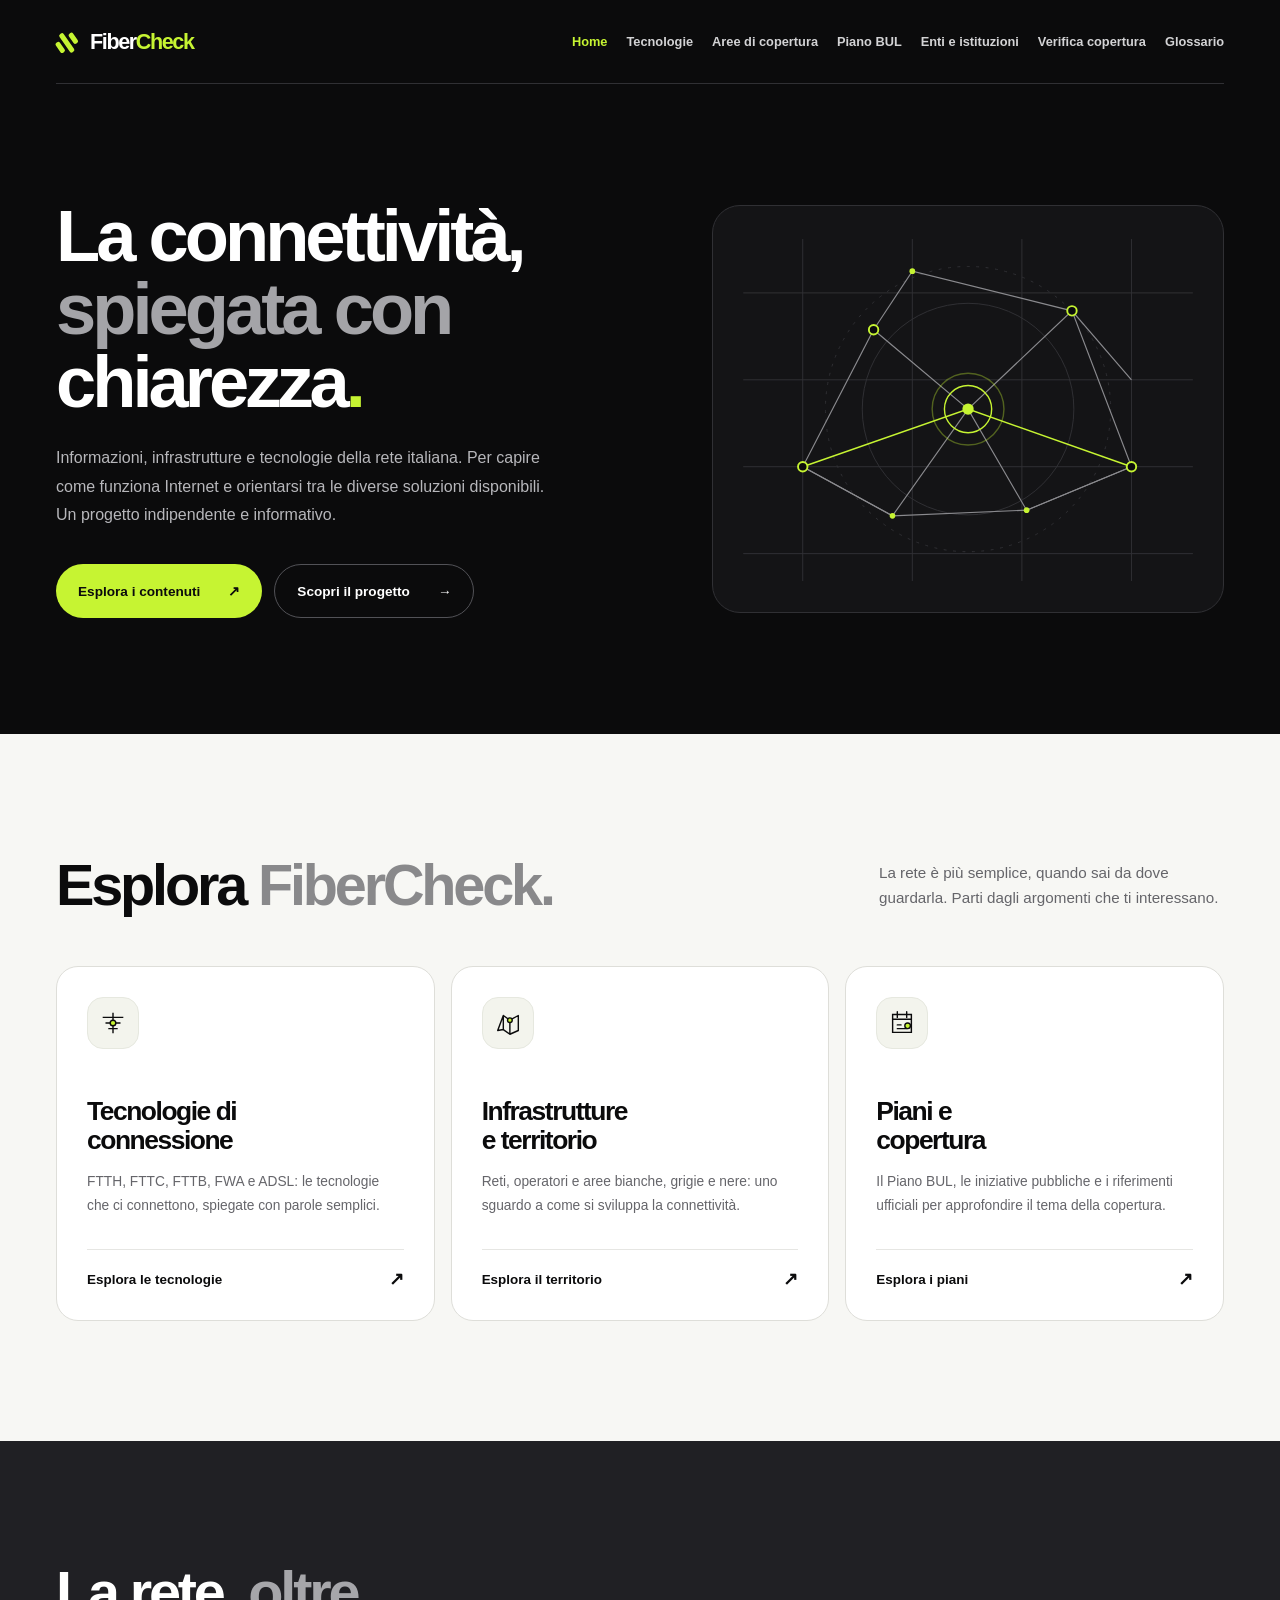
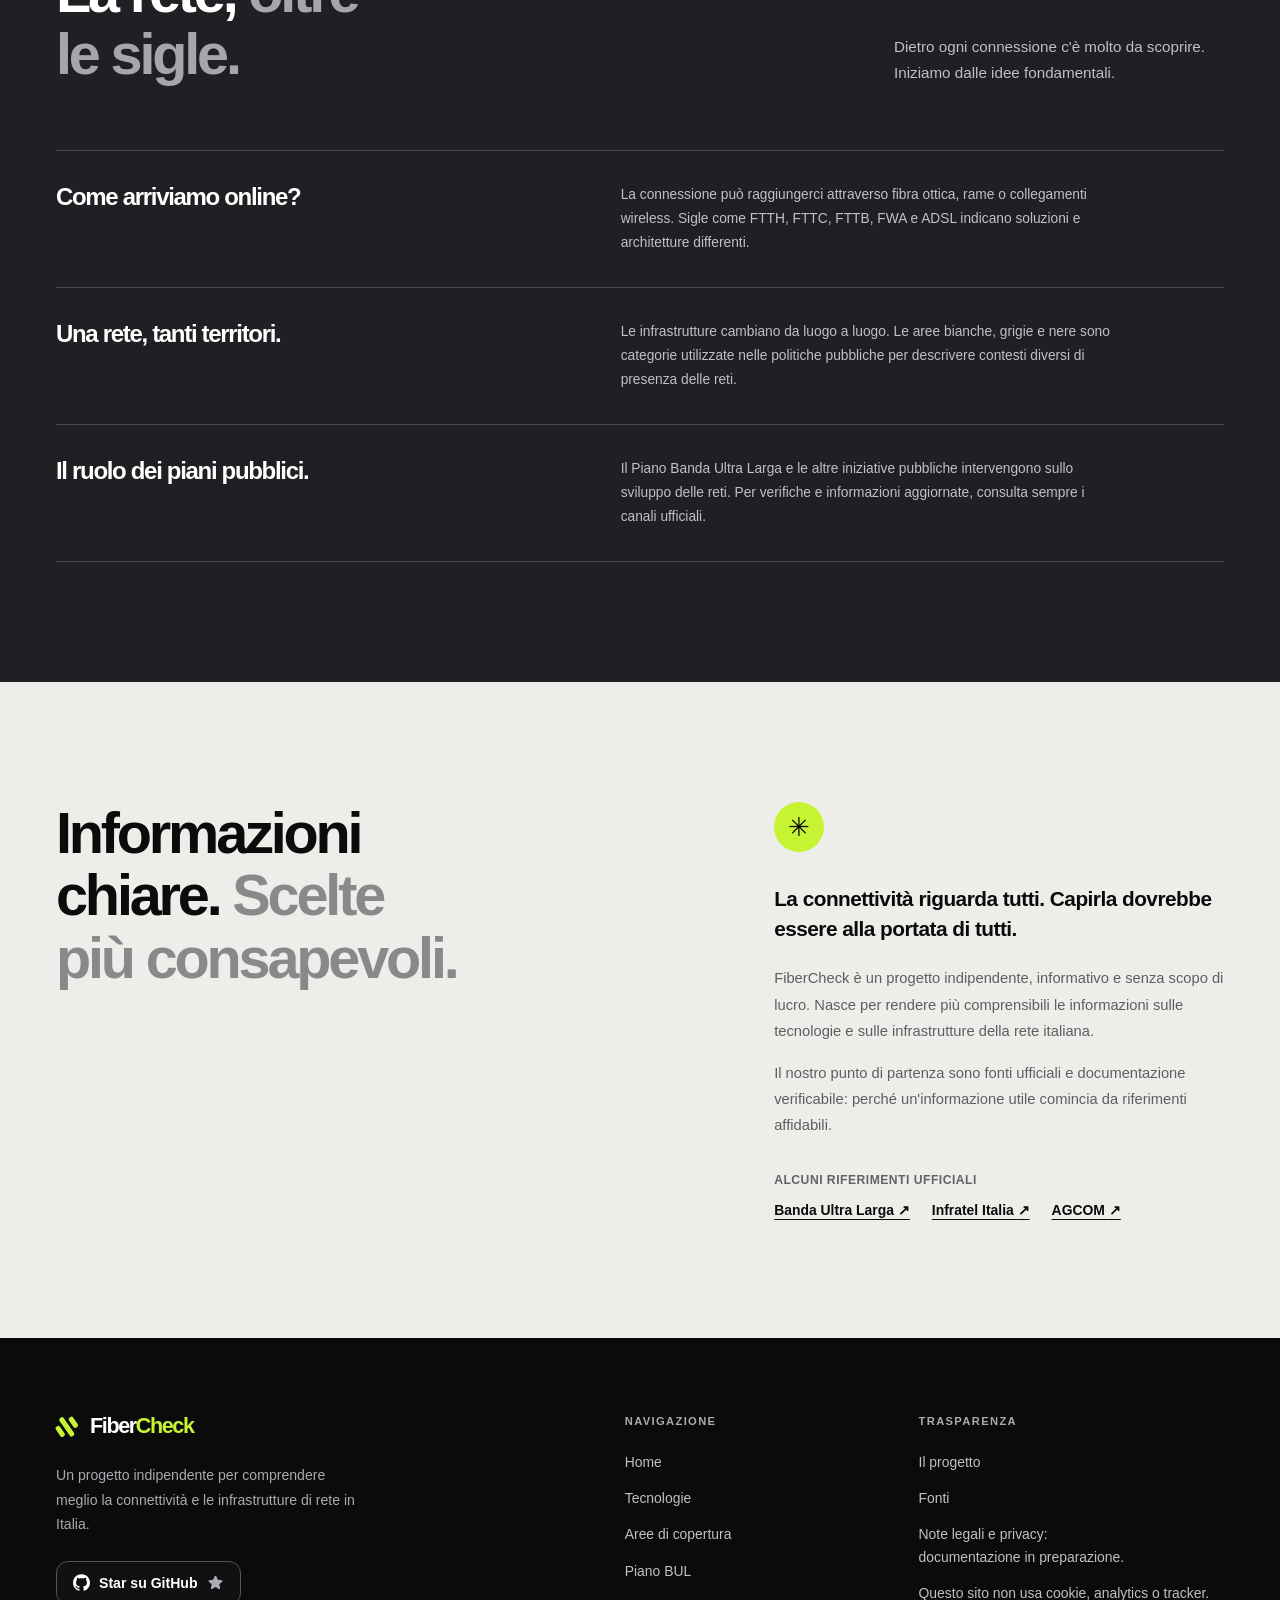
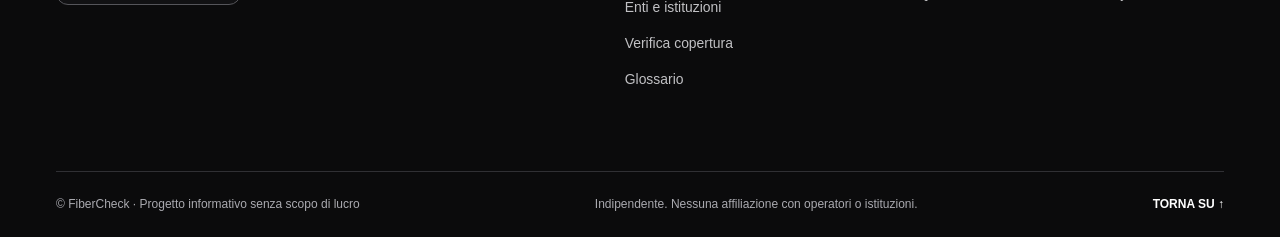
<file: index.html>
<!doctype html>
<html lang="it">
<head>
  <meta charset="utf-8">
  <meta name="viewport" content="width=device-width, initial-scale=1">
  <meta name="description" content="FiberCheck è un progetto indipendente per comprendere tecnologie, infrastrutture e iniziative della connettività italiana.">
  <meta name="theme-color" content="#0b0b0c">
  <title>FiberCheck — La connettività, spiegata con chiarezza</title>
  <link rel="icon" type="image/svg+xml" href="assets/images/favicon.svg">
  <link rel="stylesheet" href="assets/css/style.css">
  <script src="assets/js/main.js" defer></script>
</head>
<body>
  <a class="skip-link" href="#contenuto">Vai al contenuto</a>

  <header class="site-header">
    <div class="container header-inner">
      <a class="brand" href="index.html" aria-label="FiberCheck, torna alla home"><span class="brand-mark" aria-hidden="true"><span></span><span></span><span></span></span><span>Fiber<span class="brand-accent">Check</span></span></a>
      <button class="menu-toggle" type="button" aria-expanded="false" aria-controls="mobile-menu" aria-label="Apri menu">
        <span>Menu</span><span class="menu-icon" aria-hidden="true"></span>
      </button>
      <nav class="primary-nav" id="primary-nav" aria-label="Navigazione principale">
        <a href="index.html" aria-current="page">Home</a>
        <a href="tecnologie.html">Tecnologie</a>
        <a href="aree-infrastrutturali.html">Aree di copertura</a>
        <a href="piano-bul.html">Piano BUL</a>
        <a href="enti-fonti.html">Enti e istituzioni</a>
        <a href="verifica-copertura.html">Verifica copertura</a>
        <a href="glossario.html">Glossario</a>
      </nav>
    </div>
  </header>
  <dialog class="mobile-menu" id="mobile-menu" aria-labelledby="mobile-menu-title">
    <div class="mobile-menu-header">
      <span class="brand" id="mobile-menu-title"><span class="brand-mark" aria-hidden="true"><span></span><span></span><span></span></span><span>Fiber<span class="brand-accent">Check</span></span></span>
      <button class="menu-close" type="button" aria-label="Chiudi menu">×</button>
    </div>
    <nav class="mobile-nav" aria-label="Navigazione mobile">
        <a href="index.html" aria-current="page">Home</a>
        <a href="tecnologie.html">Tecnologie</a>
        <a href="aree-infrastrutturali.html">Aree di copertura</a>
        <a href="piano-bul.html">Piano BUL</a>
        <a href="enti-fonti.html">Enti e istituzioni</a>
        <a href="verifica-copertura.html">Verifica copertura</a>
        <a href="glossario.html">Glossario</a>
    </nav>
  </dialog>

  <main id="contenuto">
    <section class="hero" id="inizio" aria-labelledby="hero-title">
      <div class="container">
        <div class="hero-layout">
          <div class="hero-copy">
            <h1 id="hero-title">La connettività,<br><span>spiegata con</span><br>chiarezza<span class="title-dot">.</span></h1>
            <p class="hero-description">Informazioni, infrastrutture e tecnologie della rete italiana. Per capire come funziona Internet e orientarsi tra le diverse soluzioni disponibili. Un progetto indipendente e informativo.</p>
            <div class="hero-actions">
              <a class="button button-lime" href="#esplora">Esplora i contenuti <span aria-hidden="true">↗</span></a>
              <a class="button button-outline" href="#progetto">Scopri il progetto <span aria-hidden="true">→</span></a>
            </div>
          </div>
          <div class="hero-visual" aria-hidden="true">
            <svg class="network-art" viewBox="0 0 540 430" fill="none" xmlns="http://www.w3.org/2000/svg">
              <g stroke="#313136" stroke-width="1">
                <path d="M32 92H508M32 184H508M32 276H508M32 368H508M95 35V397M211 35V397M327 35V397M443 35V397"/>
                <circle cx="270" cy="215" r="151" stroke-dasharray="3 7"/>
                <circle cx="270" cy="215" r="112"/>
              </g>
              <g stroke="#8A8A8E" stroke-width="1.2">
                <path d="M95 276L170 131L270 215L380 111L443 276L332 322L270 215L170 131L95 276L190 328L270 215L380 111"/>
                <path d="M170 131L211 69L380 111L443 184M95 276L190 328L332 322L443 276"/>
              </g>
              <g stroke="#C6F432" stroke-width="1.5">
                <path d="M95 276L270 215L443 276"/>
                <circle cx="270" cy="215" r="25"/>
                <circle cx="270" cy="215" r="38" stroke-opacity=".35"/>
              </g>
              <g fill="#0B0B0C" stroke="#C6F432" stroke-width="2">
                <circle cx="95" cy="276" r="5"/><circle cx="443" cy="276" r="5"/>
                <circle cx="170" cy="131" r="5"/><circle cx="380" cy="111" r="5"/>
              </g>
              <g fill="#C6F432"><circle cx="270" cy="215" r="6"/><circle cx="190" cy="328" r="3"/><circle cx="332" cy="322" r="3"/><circle cx="211" cy="69" r="3"/></g>
            </svg>
          </div>
        </div>
      </div>
    </section>

    <section class="section explore" id="esplora" aria-labelledby="explore-title">
      <div class="container">
        <div class="section-heading">
          <div>
            <h2 id="explore-title">Esplora <span>FiberCheck.</span></h2>
          </div>
          <p>La rete è più semplice, quando sai da dove guardarla. Parti dagli argomenti che ti interessano.</p>
        </div>
        <div class="card-grid">
          <article class="explore-card">
            <div class="card-top"><span class="card-icon" aria-hidden="true"><svg viewBox="0 0 32 32" fill="none"><path d="M5 10h22M8 16h16M11 22h10M16 5v22" stroke="currentColor" stroke-width="1.5"/><circle cx="16" cy="16" r="3" fill="#C6F432" stroke="currentColor" stroke-width="1.5"/></svg></span></div>
            <h3>Tecnologie di<br>connessione</h3>
            <p>FTTH, FTTC, FTTB, FWA e ADSL: le tecnologie che ci connettono, spiegate con parole semplici.</p>
            <a class="card-link" href="tecnologie.html">Esplora le tecnologie <span aria-hidden="true">↗</span></a>
          </article>
          <article class="explore-card">
            <div class="card-top"><span class="card-icon" aria-hidden="true"><svg viewBox="0 0 32 32" fill="none"><path d="M5 24 11 8l7 5 9-5v16l-9 4-7-5-6 1ZM11 8v15m7-10v15" stroke="currentColor" stroke-width="1.5" stroke-linejoin="round"/><circle cx="18" cy="13" r="2.5" fill="#C6F432" stroke="currentColor" stroke-width="1.5"/></svg></span></div>
            <h3>Infrastrutture<br>e territorio</h3>
            <p>Reti, operatori e aree bianche, grigie e nere: uno sguardo a come si sviluppa la connettività.</p>
            <a class="card-link" href="aree-infrastrutturali.html">Esplora il territorio <span aria-hidden="true">↗</span></a>
          </article>
          <article class="explore-card">
            <div class="card-top"><span class="card-icon" aria-hidden="true"><svg viewBox="0 0 32 32" fill="none"><path d="M6 7h20v19H6zM6 12h20M11 4v6m10-6v6M11 18h4m-4 4h10" stroke="currentColor" stroke-width="1.5" stroke-linecap="round"/><circle cx="22" cy="19" r="3" fill="#C6F432" stroke="currentColor" stroke-width="1.5"/></svg></span></div>
            <h3>Piani e<br>copertura</h3>
            <p>Il Piano BUL, le iniziative pubbliche e i riferimenti ufficiali per approfondire il tema della copertura.</p>
            <a class="card-link" href="piano-bul.html">Esplora i piani <span aria-hidden="true">↗</span></a>
          </article>
        </div>
      </div>
    </section>

    <section class="section insights" id="approfondimenti" aria-labelledby="insights-title">
      <div class="container">
        <div class="insights-heading">
          <div><h2 id="insights-title">La rete, <span>oltre<br>le sigle.</span></h2></div>
          <div class="insights-intro"><p>Dietro ogni connessione c'è molto da scoprire. Iniziamo dalle idee fondamentali.</p></div>
        </div>
        <div class="topic-list">
          <article class="topic" id="tecnologie">
            <h3>Come arriviamo online?</h3>
            <p>La connessione può raggiungerci attraverso fibra ottica, rame o collegamenti wireless. Sigle come FTTH, FTTC, FTTB, FWA e ADSL indicano soluzioni e architetture differenti.</p>
          </article>
          <article class="topic" id="territorio">
            <h3>Una rete, tanti territori.</h3>
            <p>Le infrastrutture cambiano da luogo a luogo. Le aree bianche, grigie e nere sono categorie utilizzate nelle politiche pubbliche per descrivere contesti diversi di presenza delle reti.</p>
          </article>
          <article class="topic" id="piani">
            <h3>Il ruolo dei piani pubblici.</h3>
            <p>Il Piano Banda Ultra Larga e le altre iniziative pubbliche intervengono sullo sviluppo delle reti. Per verifiche e informazioni aggiornate, consulta sempre i canali ufficiali.</p>
          </article>
        </div>
      </div>
    </section>

    <section class="section mission" id="progetto" aria-labelledby="mission-title">
      <div class="container mission-grid">
        <div class="mission-heading"><h2 id="mission-title">Informazioni<br>chiare. <span>Scelte<br>più consapevoli.</span></h2></div>
        <div class="mission-copy" id="fonti">
          <div class="mission-symbol" aria-hidden="true">✳</div>
          <p class="mission-lead">La connettività riguarda tutti. Capirla dovrebbe essere alla portata di tutti.</p>
          <p>FiberCheck è un progetto indipendente, informativo e senza scopo di lucro. Nasce per rendere più comprensibili le informazioni sulle tecnologie e sulle infrastrutture della rete italiana.</p>
          <p>Il nostro punto di partenza sono fonti ufficiali e documentazione verificabile: perché un'informazione utile comincia da riferimenti affidabili.</p>
          <div class="source-links">
            <span class="small-label">ALCUNI RIFERIMENTI UFFICIALI</span>
            <a href="https://bandaultralarga.italia.it/">Banda Ultra Larga <span aria-hidden="true">↗</span><span class="sr-only"> (sito esterno)</span></a>
            <a href="https://www.infratelitalia.it/">Infratel Italia <span aria-hidden="true">↗</span><span class="sr-only"> (sito esterno)</span></a>
            <a href="https://www.agcom.it/">AGCOM <span aria-hidden="true">↗</span><span class="sr-only"> (sito esterno)</span></a>
          </div>
        </div>
      </div>
    </section>
  </main>

  <footer class="site-footer">
    <div class="container">
      <div class="footer-main">
        <div class="footer-about">
          <a class="brand footer-brand" href="index.html"><span class="brand-mark" aria-hidden="true"><span></span><span></span><span></span></span><span>Fiber<span class="brand-accent">Check</span></span></a>
          <p>Un progetto indipendente per comprendere meglio la connettività e le infrastrutture di rete in Italia.</p>
          <a class="github-button" href="https://github.com/matteocomo/FiberCheck"><img src="assets/images/github.svg" alt="" width="17" height="17"> Star su GitHub <svg viewBox="0 0 24 24" fill="currentColor" aria-hidden="true"><path d="M10.788 3.21c.448-1.077 1.976-1.077 2.424 0l2.082 5.006 5.404.434c1.164.093 1.636 1.545.749 2.305l-4.117 3.527 1.257 5.273c.271 1.136-.964 2.033-1.96 1.425L12 18.354 7.373 21.18c-.996.608-2.231-.29-1.96-1.425l1.257-5.273-4.117-3.527c-.887-.76-.415-2.212.749-2.305l5.404-.434 2.082-5.005Z"/></svg></a>
        </div>
        <nav class="footer-column" aria-label="Navigazione nel footer"><p class="footer-label">NAVIGAZIONE</p>
        <a href="index.html">Home</a>
        <a href="tecnologie.html">Tecnologie</a>
        <a href="aree-infrastrutturali.html">Aree di copertura</a>
        <a href="piano-bul.html">Piano BUL</a>
        <a href="enti-fonti.html">Enti e istituzioni</a>
        <a href="verifica-copertura.html">Verifica copertura</a>
        <a href="glossario.html">Glossario</a>
        </nav>
        <div class="footer-column"><p class="footer-label">TRASPARENZA</p><a href="index.html#progetto">Il progetto</a><a href="index.html#fonti">Fonti</a><span>Note legali e privacy:<br>documentazione in preparazione.</span><span>Questo sito non usa cookie, analytics o tracker.</span></div>
      </div>
      <div class="footer-bottom"><span>© FiberCheck · Progetto informativo senza scopo di lucro</span><span>Indipendente. Nessuna affiliazione con operatori o istituzioni.</span><a href="#contenuto">TORNA SU ↑</a></div>
    </div>
  </footer>
</body>
</html>
</file>
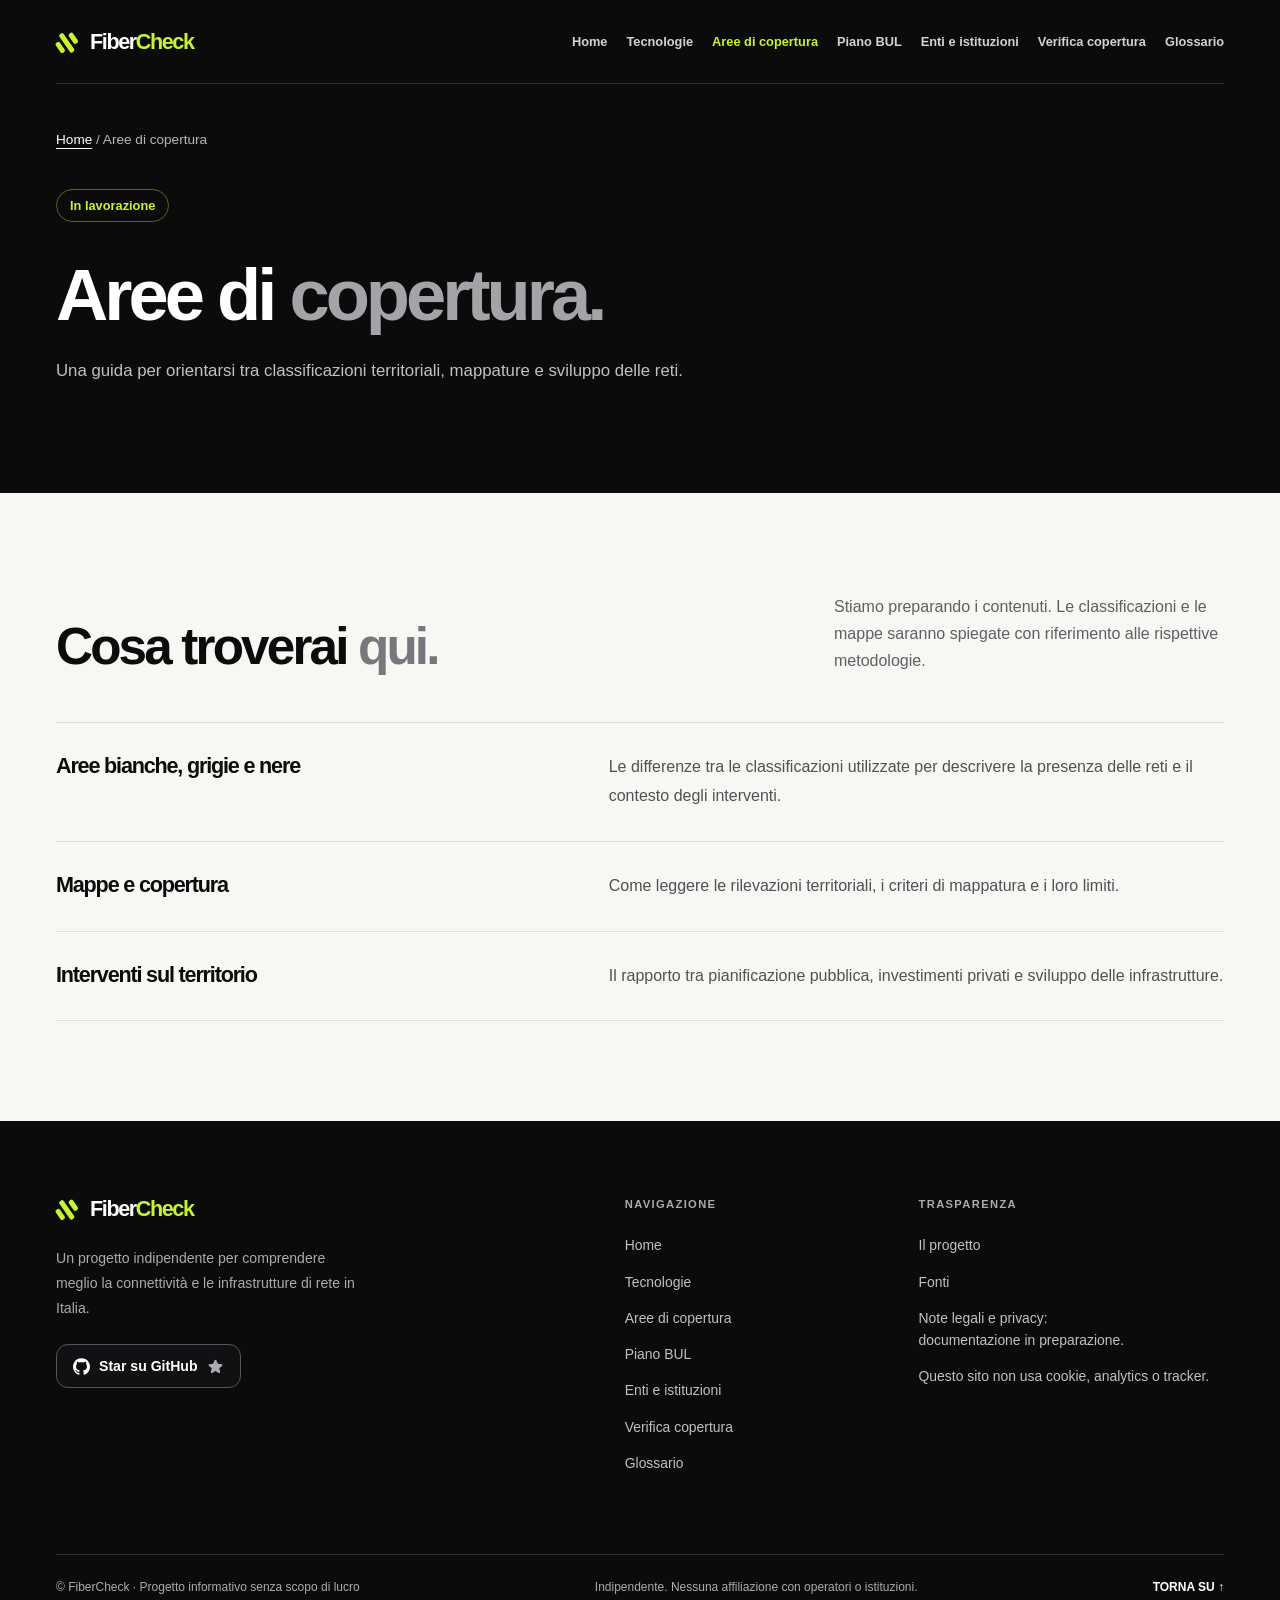
<file: aree-infrastrutturali.html>
<!doctype html>
<html lang="it">
<head>
  <meta charset="utf-8"><meta name="viewport" content="width=device-width, initial-scale=1">
  <meta name="description" content="Aree bianche, grigie e nere e mappatura delle reti: una sezione FiberCheck in lavorazione.">
  <meta name="theme-color" content="#0b0b0c"><title>Aree di copertura — FiberCheck</title>
  <link rel="icon" type="image/svg+xml" href="assets/images/favicon.svg"><link rel="stylesheet" href="assets/css/style.css"><script src="assets/js/main.js" defer></script>
</head>
<body>
  <a class="skip-link" href="#contenuto">Vai al contenuto</a>
  <header class="site-header">
    <div class="container header-inner">
      <a class="brand" href="index.html" aria-label="FiberCheck, torna alla home"><span class="brand-mark" aria-hidden="true"><span></span><span></span><span></span></span><span>Fiber<span class="brand-accent">Check</span></span></a>
      <button class="menu-toggle" type="button" aria-expanded="false" aria-controls="mobile-menu" aria-label="Apri menu">
        <span>Menu</span><span class="menu-icon" aria-hidden="true"></span>
      </button>
      <nav class="primary-nav" id="primary-nav" aria-label="Navigazione principale">
        <a href="index.html">Home</a>
        <a href="tecnologie.html">Tecnologie</a>
        <a href="aree-infrastrutturali.html" aria-current="page">Aree di copertura</a>
        <a href="piano-bul.html">Piano BUL</a>
        <a href="enti-fonti.html">Enti e istituzioni</a>
        <a href="verifica-copertura.html">Verifica copertura</a>
        <a href="glossario.html">Glossario</a>
      </nav>
    </div>
  </header>
  <dialog class="mobile-menu" id="mobile-menu" aria-labelledby="mobile-menu-title">
    <div class="mobile-menu-header">
      <span class="brand" id="mobile-menu-title"><span class="brand-mark" aria-hidden="true"><span></span><span></span><span></span></span><span>Fiber<span class="brand-accent">Check</span></span></span>
      <button class="menu-close" type="button" aria-label="Chiudi menu">×</button>
    </div>
    <nav class="mobile-nav" aria-label="Navigazione mobile">
        <a href="index.html">Home</a>
        <a href="tecnologie.html">Tecnologie</a>
        <a href="aree-infrastrutturali.html" aria-current="page">Aree di copertura</a>
        <a href="piano-bul.html">Piano BUL</a>
        <a href="enti-fonti.html">Enti e istituzioni</a>
        <a href="verifica-copertura.html">Verifica copertura</a>
        <a href="glossario.html">Glossario</a>
    </nav>
  </dialog>
  <main id="contenuto">
    <header class="page-hero"><div class="container"><p class="breadcrumb"><a href="index.html">Home</a> / Aree di copertura</p><p class="work-badge">In lavorazione</p><h1>Aree di <span>copertura.</span></h1><p>Una guida per orientarsi tra classificazioni territoriali, mappature e sviluppo delle reti.</p></div></header>
    <section class="content-section"><div class="container"><div class="content-heading"><h2>Cosa troverai <span>qui.</span></h2><p>Stiamo preparando i contenuti. Le classificazioni e le mappe saranno spiegate con riferimento alle rispettive metodologie.</p></div>
      <div class="placeholder-list">
        <div><h3>Aree bianche, grigie e nere</h3><p>Le differenze tra le classificazioni utilizzate per descrivere la presenza delle reti e il contesto degli interventi.</p></div>
        <div><h3>Mappe e copertura</h3><p>Come leggere le rilevazioni territoriali, i criteri di mappatura e i loro limiti.</p></div>
        <div><h3>Interventi sul territorio</h3><p>Il rapporto tra pianificazione pubblica, investimenti privati e sviluppo delle infrastrutture.</p></div>
      </div>
    </div></section>
  </main>
  <footer class="site-footer">
    <div class="container">
      <div class="footer-main">
        <div class="footer-about">
          <a class="brand footer-brand" href="index.html"><span class="brand-mark" aria-hidden="true"><span></span><span></span><span></span></span><span>Fiber<span class="brand-accent">Check</span></span></a>
          <p>Un progetto indipendente per comprendere meglio la connettività e le infrastrutture di rete in Italia.</p>
          <a class="github-button" href="https://github.com/matteocomo/FiberCheck"><img src="assets/images/github.svg" alt="" width="17" height="17"> Star su GitHub <svg viewBox="0 0 24 24" fill="currentColor" aria-hidden="true"><path d="M10.788 3.21c.448-1.077 1.976-1.077 2.424 0l2.082 5.006 5.404.434c1.164.093 1.636 1.545.749 2.305l-4.117 3.527 1.257 5.273c.271 1.136-.964 2.033-1.96 1.425L12 18.354 7.373 21.18c-.996.608-2.231-.29-1.96-1.425l1.257-5.273-4.117-3.527c-.887-.76-.415-2.212.749-2.305l5.404-.434 2.082-5.005Z"/></svg></a>
        </div>
        <nav class="footer-column" aria-label="Navigazione nel footer"><p class="footer-label">NAVIGAZIONE</p>
        <a href="index.html">Home</a>
        <a href="tecnologie.html">Tecnologie</a>
        <a href="aree-infrastrutturali.html">Aree di copertura</a>
        <a href="piano-bul.html">Piano BUL</a>
        <a href="enti-fonti.html">Enti e istituzioni</a>
        <a href="verifica-copertura.html">Verifica copertura</a>
        <a href="glossario.html">Glossario</a>
        </nav>
        <div class="footer-column"><p class="footer-label">TRASPARENZA</p><a href="index.html#progetto">Il progetto</a><a href="index.html#fonti">Fonti</a><span>Note legali e privacy:<br>documentazione in preparazione.</span><span>Questo sito non usa cookie, analytics o tracker.</span></div>
      </div>
      <div class="footer-bottom"><span>© FiberCheck · Progetto informativo senza scopo di lucro</span><span>Indipendente. Nessuna affiliazione con operatori o istituzioni.</span><a href="#contenuto">TORNA SU ↑</a></div>
    </div>
  </footer>
</body>
</html>
</file>
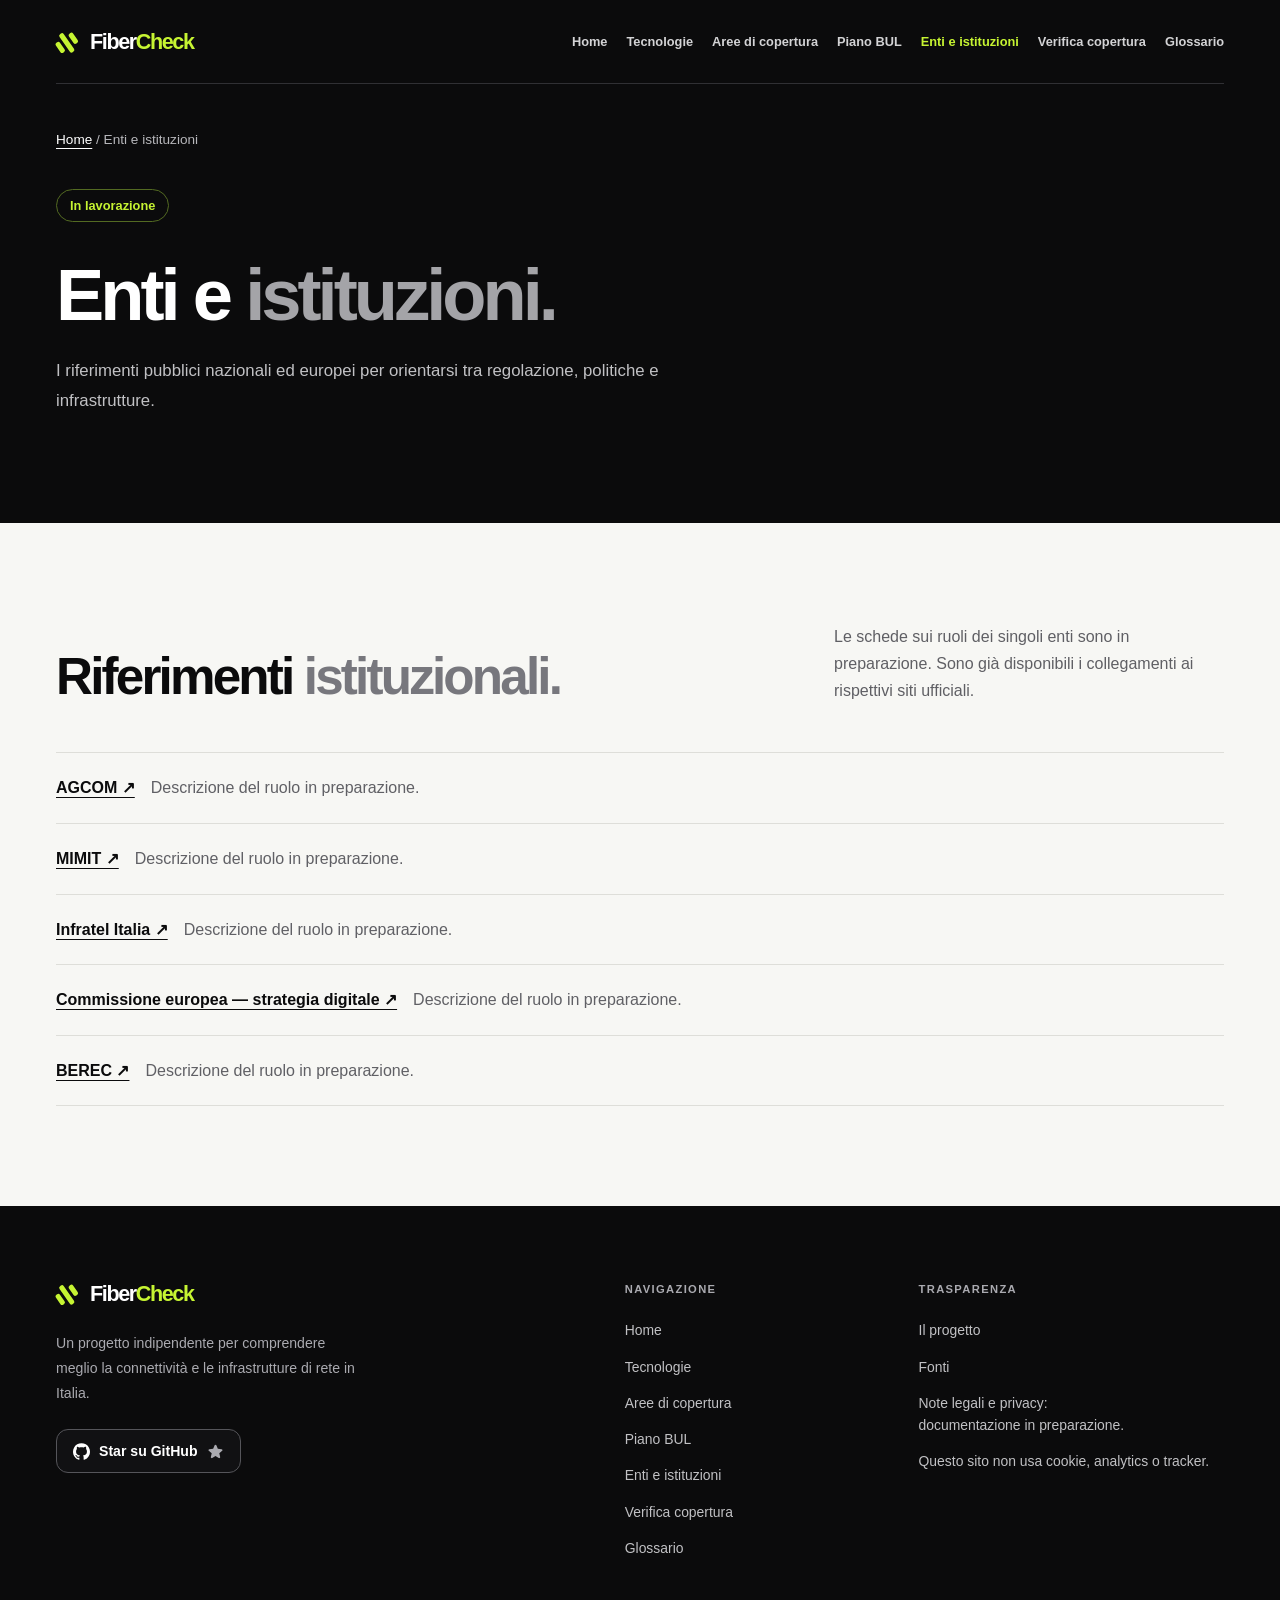
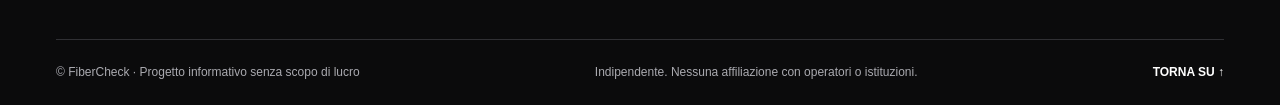
<file: enti-fonti.html>
<!doctype html>
<html lang="it">
<head>
  <meta charset="utf-8"><meta name="viewport" content="width=device-width, initial-scale=1">
  <meta name="description" content="Enti e istituzioni della connettività italiana ed europea: una sezione FiberCheck in lavorazione.">
  <meta name="theme-color" content="#0b0b0c"><title>Enti e istituzioni — FiberCheck</title>
  <link rel="icon" type="image/svg+xml" href="assets/images/favicon.svg"><link rel="stylesheet" href="assets/css/style.css"><script src="assets/js/main.js" defer></script>
</head>
<body>
  <a class="skip-link" href="#contenuto">Vai al contenuto</a>
  <header class="site-header">
    <div class="container header-inner">
      <a class="brand" href="index.html" aria-label="FiberCheck, torna alla home"><span class="brand-mark" aria-hidden="true"><span></span><span></span><span></span></span><span>Fiber<span class="brand-accent">Check</span></span></a>
      <button class="menu-toggle" type="button" aria-expanded="false" aria-controls="mobile-menu" aria-label="Apri menu">
        <span>Menu</span><span class="menu-icon" aria-hidden="true"></span>
      </button>
      <nav class="primary-nav" id="primary-nav" aria-label="Navigazione principale">
        <a href="index.html">Home</a>
        <a href="tecnologie.html">Tecnologie</a>
        <a href="aree-infrastrutturali.html">Aree di copertura</a>
        <a href="piano-bul.html">Piano BUL</a>
        <a href="enti-fonti.html" aria-current="page">Enti e istituzioni</a>
        <a href="verifica-copertura.html">Verifica copertura</a>
        <a href="glossario.html">Glossario</a>
      </nav>
    </div>
  </header>
  <dialog class="mobile-menu" id="mobile-menu" aria-labelledby="mobile-menu-title">
    <div class="mobile-menu-header">
      <span class="brand" id="mobile-menu-title"><span class="brand-mark" aria-hidden="true"><span></span><span></span><span></span></span><span>Fiber<span class="brand-accent">Check</span></span></span>
      <button class="menu-close" type="button" aria-label="Chiudi menu">×</button>
    </div>
    <nav class="mobile-nav" aria-label="Navigazione mobile">
        <a href="index.html">Home</a>
        <a href="tecnologie.html">Tecnologie</a>
        <a href="aree-infrastrutturali.html">Aree di copertura</a>
        <a href="piano-bul.html">Piano BUL</a>
        <a href="enti-fonti.html" aria-current="page">Enti e istituzioni</a>
        <a href="verifica-copertura.html">Verifica copertura</a>
        <a href="glossario.html">Glossario</a>
    </nav>
  </dialog>
  <main id="contenuto">
    <header class="page-hero"><div class="container"><p class="breadcrumb"><a href="index.html">Home</a> / Enti e istituzioni</p><p class="work-badge">In lavorazione</p><h1>Enti e <span>istituzioni.</span></h1><p>I riferimenti pubblici nazionali ed europei per orientarsi tra regolazione, politiche e infrastrutture.</p></div></header>
    <section class="content-section"><div class="container"><div class="content-heading"><h2>Riferimenti <span>istituzionali.</span></h2><p>Le schede sui ruoli dei singoli enti sono in preparazione. Sono già disponibili i collegamenti ai rispettivi siti ufficiali.</p></div>
      <ul class="source-list">
        <li><a href="https://www.agcom.it/">AGCOM ↗</a><span>Descrizione del ruolo in preparazione.</span></li>
        <li><a href="https://www.mimit.gov.it/">MIMIT ↗</a><span>Descrizione del ruolo in preparazione.</span></li>
        <li><a href="https://www.infratelitalia.it/">Infratel Italia ↗</a><span>Descrizione del ruolo in preparazione.</span></li>
        <li><a href="https://digital-strategy.ec.europa.eu/">Commissione europea — strategia digitale ↗</a><span>Descrizione del ruolo in preparazione.</span></li>
        <li><a href="https://www.berec.europa.eu/">BEREC ↗</a><span>Descrizione del ruolo in preparazione.</span></li>
      </ul>
    </div></section>
  </main>
  <footer class="site-footer">
    <div class="container">
      <div class="footer-main">
        <div class="footer-about">
          <a class="brand footer-brand" href="index.html"><span class="brand-mark" aria-hidden="true"><span></span><span></span><span></span></span><span>Fiber<span class="brand-accent">Check</span></span></a>
          <p>Un progetto indipendente per comprendere meglio la connettività e le infrastrutture di rete in Italia.</p>
          <a class="github-button" href="https://github.com/matteocomo/FiberCheck"><img src="assets/images/github.svg" alt="" width="17" height="17"> Star su GitHub <svg viewBox="0 0 24 24" fill="currentColor" aria-hidden="true"><path d="M10.788 3.21c.448-1.077 1.976-1.077 2.424 0l2.082 5.006 5.404.434c1.164.093 1.636 1.545.749 2.305l-4.117 3.527 1.257 5.273c.271 1.136-.964 2.033-1.96 1.425L12 18.354 7.373 21.18c-.996.608-2.231-.29-1.96-1.425l1.257-5.273-4.117-3.527c-.887-.76-.415-2.212.749-2.305l5.404-.434 2.082-5.005Z"/></svg></a>
        </div>
        <nav class="footer-column" aria-label="Navigazione nel footer"><p class="footer-label">NAVIGAZIONE</p>
        <a href="index.html">Home</a>
        <a href="tecnologie.html">Tecnologie</a>
        <a href="aree-infrastrutturali.html">Aree di copertura</a>
        <a href="piano-bul.html">Piano BUL</a>
        <a href="enti-fonti.html">Enti e istituzioni</a>
        <a href="verifica-copertura.html">Verifica copertura</a>
        <a href="glossario.html">Glossario</a>
        </nav>
        <div class="footer-column"><p class="footer-label">TRASPARENZA</p><a href="index.html#progetto">Il progetto</a><a href="index.html#fonti">Fonti</a><span>Note legali e privacy:<br>documentazione in preparazione.</span><span>Questo sito non usa cookie, analytics o tracker.</span></div>
      </div>
      <div class="footer-bottom"><span>© FiberCheck · Progetto informativo senza scopo di lucro</span><span>Indipendente. Nessuna affiliazione con operatori o istituzioni.</span><a href="#contenuto">TORNA SU ↑</a></div>
    </div>
  </footer>
</body>
</html>
</file>
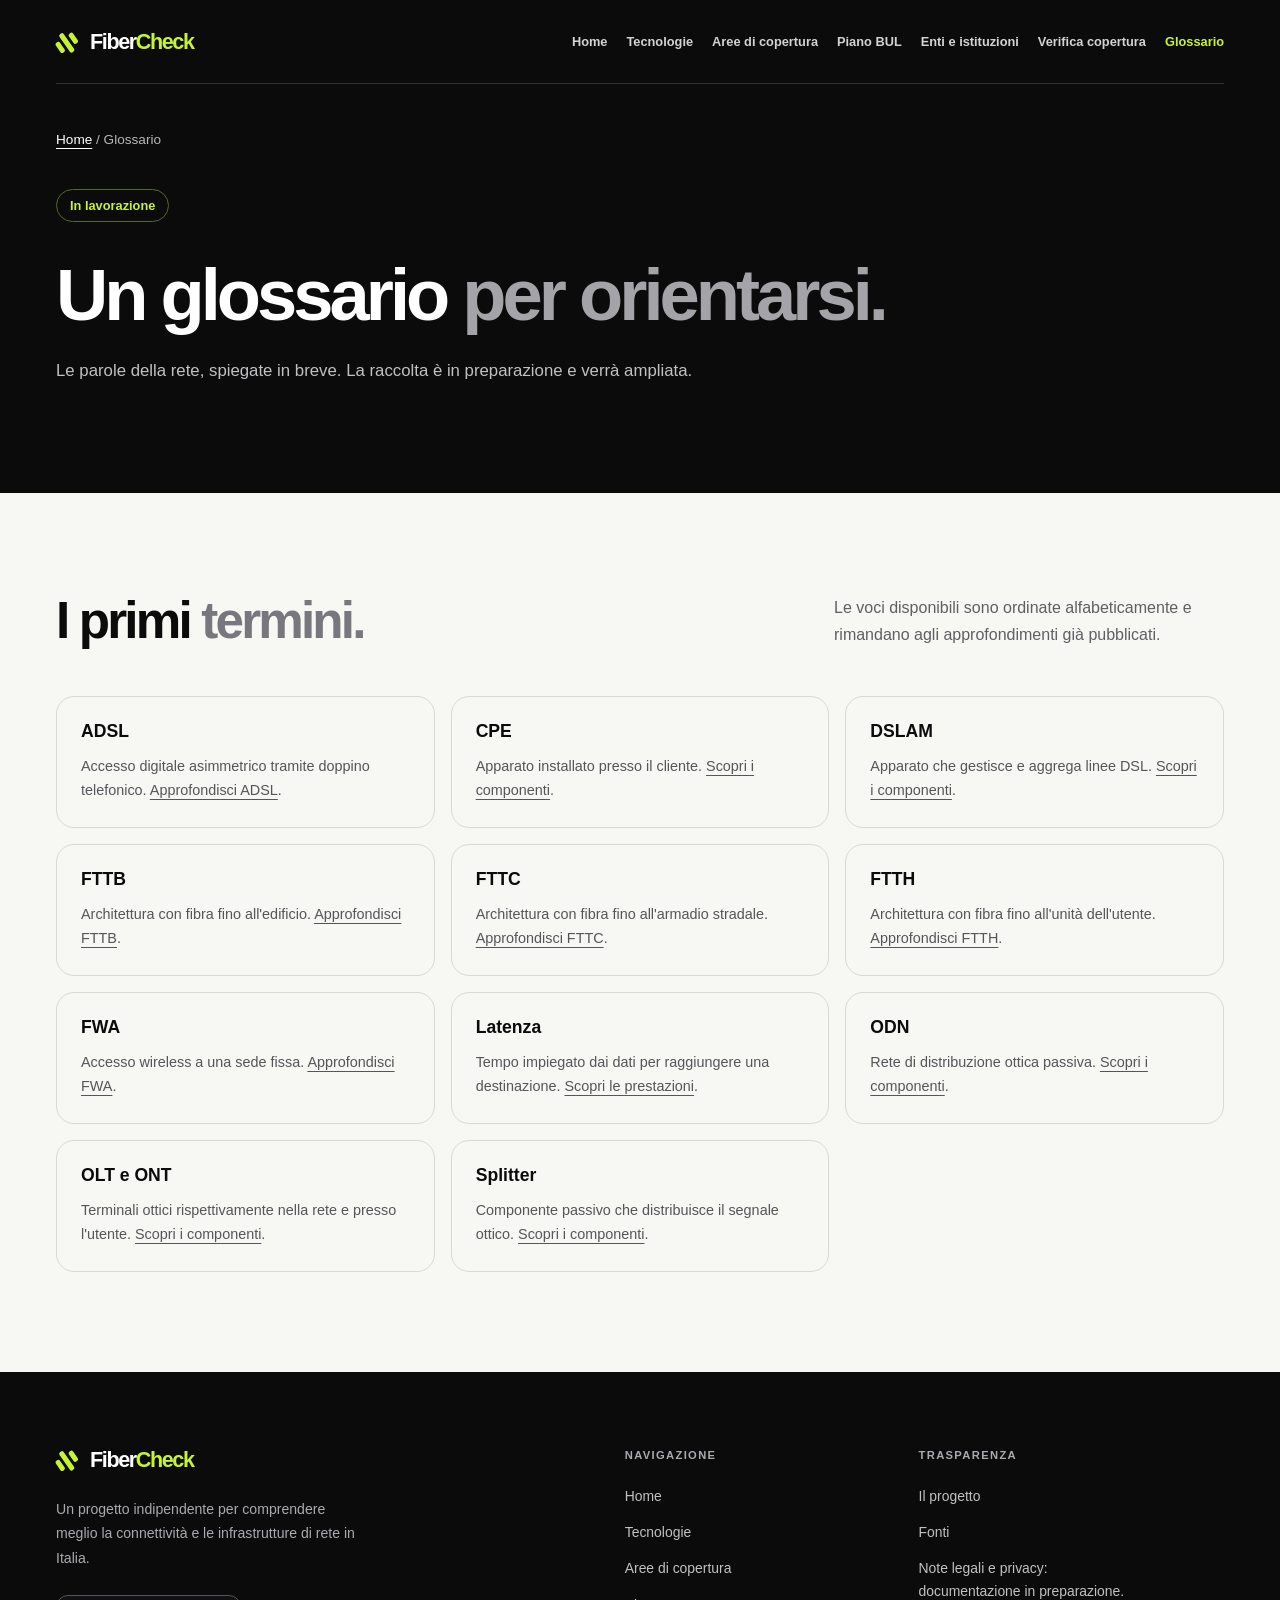
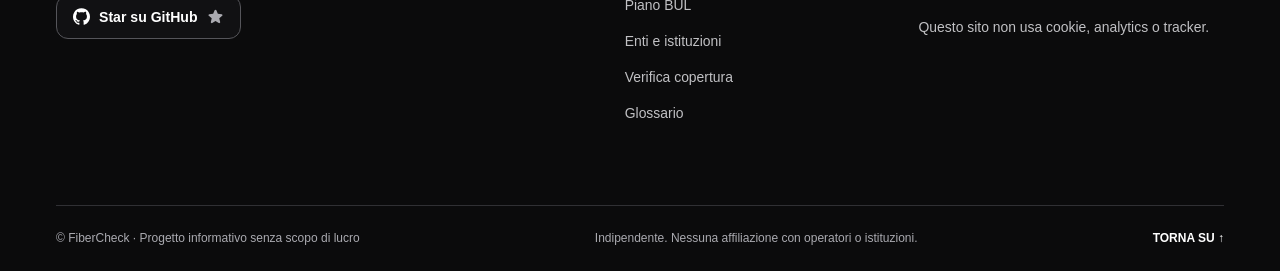
<file: glossario.html>
<!doctype html>
<html lang="it">
<head>
  <meta charset="utf-8"><meta name="viewport" content="width=device-width, initial-scale=1">
  <meta name="description" content="Glossario dei termini della connettività: una sezione FiberCheck in lavorazione.">
  <meta name="theme-color" content="#0b0b0c"><title>Glossario — FiberCheck</title>
  <link rel="icon" type="image/svg+xml" href="assets/images/favicon.svg"><link rel="stylesheet" href="assets/css/style.css"><script src="assets/js/main.js" defer></script>
</head>
<body>
  <a class="skip-link" href="#contenuto">Vai al contenuto</a>
  <header class="site-header">
    <div class="container header-inner">
      <a class="brand" href="index.html" aria-label="FiberCheck, torna alla home"><span class="brand-mark" aria-hidden="true"><span></span><span></span><span></span></span><span>Fiber<span class="brand-accent">Check</span></span></a>
      <button class="menu-toggle" type="button" aria-expanded="false" aria-controls="mobile-menu" aria-label="Apri menu">
        <span>Menu</span><span class="menu-icon" aria-hidden="true"></span>
      </button>
      <nav class="primary-nav" id="primary-nav" aria-label="Navigazione principale">
        <a href="index.html">Home</a>
        <a href="tecnologie.html">Tecnologie</a>
        <a href="aree-infrastrutturali.html">Aree di copertura</a>
        <a href="piano-bul.html">Piano BUL</a>
        <a href="enti-fonti.html">Enti e istituzioni</a>
        <a href="verifica-copertura.html">Verifica copertura</a>
        <a href="glossario.html" aria-current="page">Glossario</a>
      </nav>
    </div>
  </header>
  <dialog class="mobile-menu" id="mobile-menu" aria-labelledby="mobile-menu-title">
    <div class="mobile-menu-header">
      <span class="brand" id="mobile-menu-title"><span class="brand-mark" aria-hidden="true"><span></span><span></span><span></span></span><span>Fiber<span class="brand-accent">Check</span></span></span>
      <button class="menu-close" type="button" aria-label="Chiudi menu">×</button>
    </div>
    <nav class="mobile-nav" aria-label="Navigazione mobile">
        <a href="index.html">Home</a>
        <a href="tecnologie.html">Tecnologie</a>
        <a href="aree-infrastrutturali.html">Aree di copertura</a>
        <a href="piano-bul.html">Piano BUL</a>
        <a href="enti-fonti.html">Enti e istituzioni</a>
        <a href="verifica-copertura.html">Verifica copertura</a>
        <a href="glossario.html" aria-current="page">Glossario</a>
    </nav>
  </dialog>
  <main id="contenuto">
    <header class="page-hero"><div class="container"><p class="breadcrumb"><a href="index.html">Home</a> / Glossario</p><p class="work-badge">In lavorazione</p><h1>Un glossario <span>per orientarsi.</span></h1><p>Le parole della rete, spiegate in breve. La raccolta è in preparazione e verrà ampliata.</p></div></header>
    <section class="content-section"><div class="container"><div class="content-heading"><h2>I primi <span>termini.</span></h2><p>Le voci disponibili sono ordinate alfabeticamente e rimandano agli approfondimenti già pubblicati.</p></div>
      <dl class="definition-grid glossary">
        <div><dt>ADSL</dt><dd>Accesso digitale asimmetrico tramite doppino telefonico. <a href="tecnologie.html#adsl">Approfondisci ADSL</a>.</dd></div>
        <div><dt>CPE</dt><dd>Apparato installato presso il cliente. <a href="tecnologie.html#componenti">Scopri i componenti</a>.</dd></div>
        <div><dt>DSLAM</dt><dd>Apparato che gestisce e aggrega linee DSL. <a href="tecnologie.html#componenti">Scopri i componenti</a>.</dd></div>
        <div><dt>FTTB</dt><dd>Architettura con fibra fino all'edificio. <a href="tecnologie.html#fttb">Approfondisci FTTB</a>.</dd></div>
        <div><dt>FTTC</dt><dd>Architettura con fibra fino all'armadio stradale. <a href="tecnologie.html#fttc">Approfondisci FTTC</a>.</dd></div>
        <div><dt>FTTH</dt><dd>Architettura con fibra fino all'unità dell'utente. <a href="tecnologie.html#ftth">Approfondisci FTTH</a>.</dd></div>
        <div><dt>FWA</dt><dd>Accesso wireless a una sede fissa. <a href="tecnologie.html#fwa">Approfondisci FWA</a>.</dd></div>
        <div><dt>Latenza</dt><dd>Tempo impiegato dai dati per raggiungere una destinazione. <a href="tecnologie.html#prestazioni">Scopri le prestazioni</a>.</dd></div>
        <div><dt>ODN</dt><dd>Rete di distribuzione ottica passiva. <a href="tecnologie.html#componenti">Scopri i componenti</a>.</dd></div>
        <div><dt>OLT e ONT</dt><dd>Terminali ottici rispettivamente nella rete e presso l'utente. <a href="tecnologie.html#componenti">Scopri i componenti</a>.</dd></div>
        <div><dt>Splitter</dt><dd>Componente passivo che distribuisce il segnale ottico. <a href="tecnologie.html#componenti">Scopri i componenti</a>.</dd></div>
      </dl>
    </div></section>
  </main>
  <footer class="site-footer">
    <div class="container">
      <div class="footer-main">
        <div class="footer-about">
          <a class="brand footer-brand" href="index.html"><span class="brand-mark" aria-hidden="true"><span></span><span></span><span></span></span><span>Fiber<span class="brand-accent">Check</span></span></a>
          <p>Un progetto indipendente per comprendere meglio la connettività e le infrastrutture di rete in Italia.</p>
          <a class="github-button" href="https://github.com/matteocomo/FiberCheck"><img src="assets/images/github.svg" alt="" width="17" height="17"> Star su GitHub <svg viewBox="0 0 24 24" fill="currentColor" aria-hidden="true"><path d="M10.788 3.21c.448-1.077 1.976-1.077 2.424 0l2.082 5.006 5.404.434c1.164.093 1.636 1.545.749 2.305l-4.117 3.527 1.257 5.273c.271 1.136-.964 2.033-1.96 1.425L12 18.354 7.373 21.18c-.996.608-2.231-.29-1.96-1.425l1.257-5.273-4.117-3.527c-.887-.76-.415-2.212.749-2.305l5.404-.434 2.082-5.005Z"/></svg></a>
        </div>
        <nav class="footer-column" aria-label="Navigazione nel footer"><p class="footer-label">NAVIGAZIONE</p>
        <a href="index.html">Home</a>
        <a href="tecnologie.html">Tecnologie</a>
        <a href="aree-infrastrutturali.html">Aree di copertura</a>
        <a href="piano-bul.html">Piano BUL</a>
        <a href="enti-fonti.html">Enti e istituzioni</a>
        <a href="verifica-copertura.html">Verifica copertura</a>
        <a href="glossario.html">Glossario</a>
        </nav>
        <div class="footer-column"><p class="footer-label">TRASPARENZA</p><a href="index.html#progetto">Il progetto</a><a href="index.html#fonti">Fonti</a><span>Note legali e privacy:<br>documentazione in preparazione.</span><span>Questo sito non usa cookie, analytics o tracker.</span></div>
      </div>
      <div class="footer-bottom"><span>© FiberCheck · Progetto informativo senza scopo di lucro</span><span>Indipendente. Nessuna affiliazione con operatori o istituzioni.</span><a href="#contenuto">TORNA SU ↑</a></div>
    </div>
  </footer>
</body>
</html>
</file>
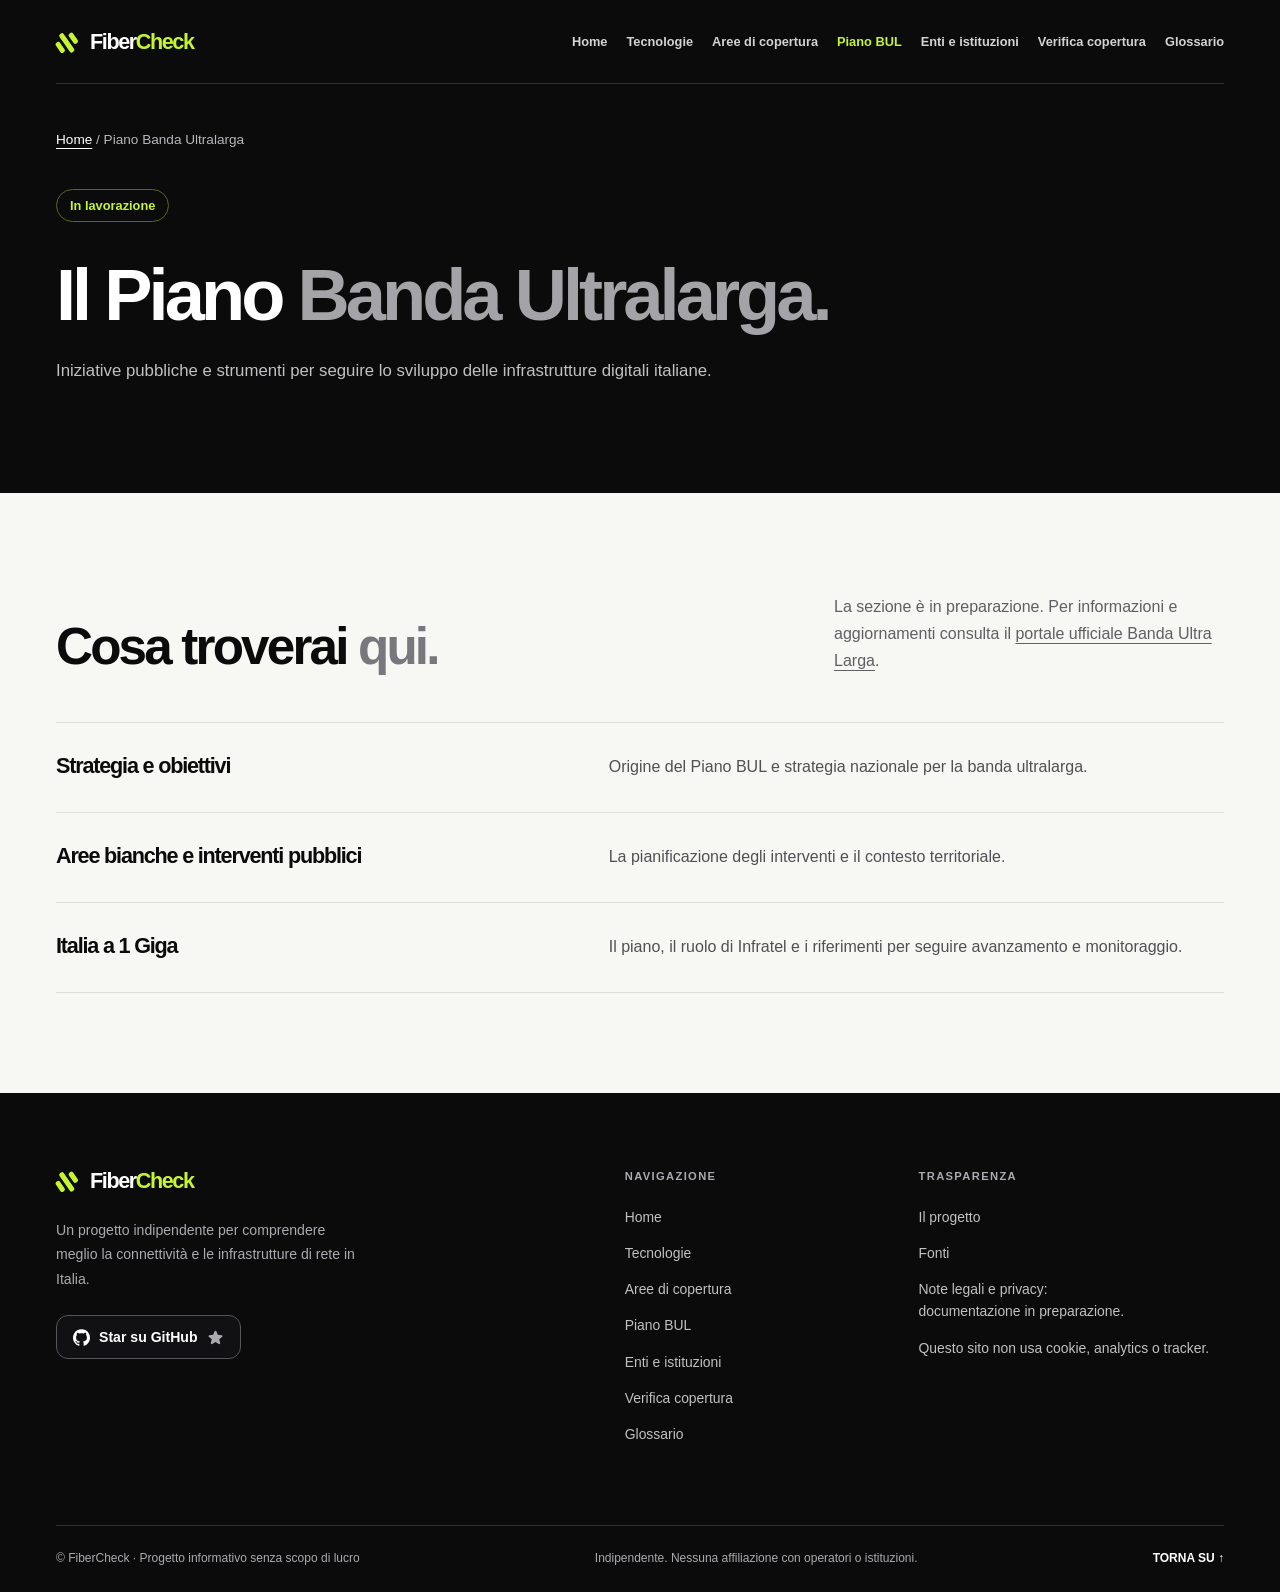
<file: piano-bul.html>
<!doctype html>
<html lang="it">
<head>
  <meta charset="utf-8"><meta name="viewport" content="width=device-width, initial-scale=1">
  <meta name="description" content="Piano Banda Ultralarga, interventi pubblici e monitoraggio: una sezione FiberCheck in lavorazione.">
  <meta name="theme-color" content="#0b0b0c"><title>Piano Banda Ultralarga — FiberCheck</title>
  <link rel="icon" type="image/svg+xml" href="assets/images/favicon.svg"><link rel="stylesheet" href="assets/css/style.css"><script src="assets/js/main.js" defer></script>
</head>
<body>
  <a class="skip-link" href="#contenuto">Vai al contenuto</a>
  <header class="site-header">
    <div class="container header-inner">
      <a class="brand" href="index.html" aria-label="FiberCheck, torna alla home"><span class="brand-mark" aria-hidden="true"><span></span><span></span><span></span></span><span>Fiber<span class="brand-accent">Check</span></span></a>
      <button class="menu-toggle" type="button" aria-expanded="false" aria-controls="mobile-menu" aria-label="Apri menu">
        <span>Menu</span><span class="menu-icon" aria-hidden="true"></span>
      </button>
      <nav class="primary-nav" id="primary-nav" aria-label="Navigazione principale">
        <a href="index.html">Home</a>
        <a href="tecnologie.html">Tecnologie</a>
        <a href="aree-infrastrutturali.html">Aree di copertura</a>
        <a href="piano-bul.html" aria-current="page">Piano BUL</a>
        <a href="enti-fonti.html">Enti e istituzioni</a>
        <a href="verifica-copertura.html">Verifica copertura</a>
        <a href="glossario.html">Glossario</a>
      </nav>
    </div>
  </header>
  <dialog class="mobile-menu" id="mobile-menu" aria-labelledby="mobile-menu-title">
    <div class="mobile-menu-header">
      <span class="brand" id="mobile-menu-title"><span class="brand-mark" aria-hidden="true"><span></span><span></span><span></span></span><span>Fiber<span class="brand-accent">Check</span></span></span>
      <button class="menu-close" type="button" aria-label="Chiudi menu">×</button>
    </div>
    <nav class="mobile-nav" aria-label="Navigazione mobile">
        <a href="index.html">Home</a>
        <a href="tecnologie.html">Tecnologie</a>
        <a href="aree-infrastrutturali.html">Aree di copertura</a>
        <a href="piano-bul.html" aria-current="page">Piano BUL</a>
        <a href="enti-fonti.html">Enti e istituzioni</a>
        <a href="verifica-copertura.html">Verifica copertura</a>
        <a href="glossario.html">Glossario</a>
    </nav>
  </dialog>
  <main id="contenuto">
    <header class="page-hero"><div class="container"><p class="breadcrumb"><a href="index.html">Home</a> / Piano Banda Ultralarga</p><p class="work-badge">In lavorazione</p><h1>Il Piano <span>Banda Ultralarga.</span></h1><p>Iniziative pubbliche e strumenti per seguire lo sviluppo delle infrastrutture digitali italiane.</p></div></header>
    <section class="content-section"><div class="container"><div class="content-heading"><h2>Cosa troverai <span>qui.</span></h2><p>La sezione è in preparazione. Per informazioni e aggiornamenti consulta il <a href="https://bandaultralarga.italia.it/">portale ufficiale Banda Ultra Larga</a>.</p></div>
      <div class="placeholder-list">
        <div><h3>Strategia e obiettivi</h3><p>Origine del Piano BUL e strategia nazionale per la banda ultralarga.</p></div>
        <div><h3>Aree bianche e interventi pubblici</h3><p>La pianificazione degli interventi e il contesto territoriale.</p></div>
        <div><h3>Italia a 1 Giga</h3><p>Il piano, il ruolo di Infratel e i riferimenti per seguire avanzamento e monitoraggio.</p></div>
      </div>
    </div></section>
  </main>
  <footer class="site-footer">
    <div class="container">
      <div class="footer-main">
        <div class="footer-about">
          <a class="brand footer-brand" href="index.html"><span class="brand-mark" aria-hidden="true"><span></span><span></span><span></span></span><span>Fiber<span class="brand-accent">Check</span></span></a>
          <p>Un progetto indipendente per comprendere meglio la connettività e le infrastrutture di rete in Italia.</p>
          <a class="github-button" href="https://github.com/matteocomo/FiberCheck"><img src="assets/images/github.svg" alt="" width="17" height="17"> Star su GitHub <svg viewBox="0 0 24 24" fill="currentColor" aria-hidden="true"><path d="M10.788 3.21c.448-1.077 1.976-1.077 2.424 0l2.082 5.006 5.404.434c1.164.093 1.636 1.545.749 2.305l-4.117 3.527 1.257 5.273c.271 1.136-.964 2.033-1.96 1.425L12 18.354 7.373 21.18c-.996.608-2.231-.29-1.96-1.425l1.257-5.273-4.117-3.527c-.887-.76-.415-2.212.749-2.305l5.404-.434 2.082-5.005Z"/></svg></a>
        </div>
        <nav class="footer-column" aria-label="Navigazione nel footer"><p class="footer-label">NAVIGAZIONE</p>
        <a href="index.html">Home</a>
        <a href="tecnologie.html">Tecnologie</a>
        <a href="aree-infrastrutturali.html">Aree di copertura</a>
        <a href="piano-bul.html">Piano BUL</a>
        <a href="enti-fonti.html">Enti e istituzioni</a>
        <a href="verifica-copertura.html">Verifica copertura</a>
        <a href="glossario.html">Glossario</a>
        </nav>
        <div class="footer-column"><p class="footer-label">TRASPARENZA</p><a href="index.html#progetto">Il progetto</a><a href="index.html#fonti">Fonti</a><span>Note legali e privacy:<br>documentazione in preparazione.</span><span>Questo sito non usa cookie, analytics o tracker.</span></div>
      </div>
      <div class="footer-bottom"><span>© FiberCheck · Progetto informativo senza scopo di lucro</span><span>Indipendente. Nessuna affiliazione con operatori o istituzioni.</span><a href="#contenuto">TORNA SU ↑</a></div>
    </div>
  </footer>
</body>
</html>
</file>
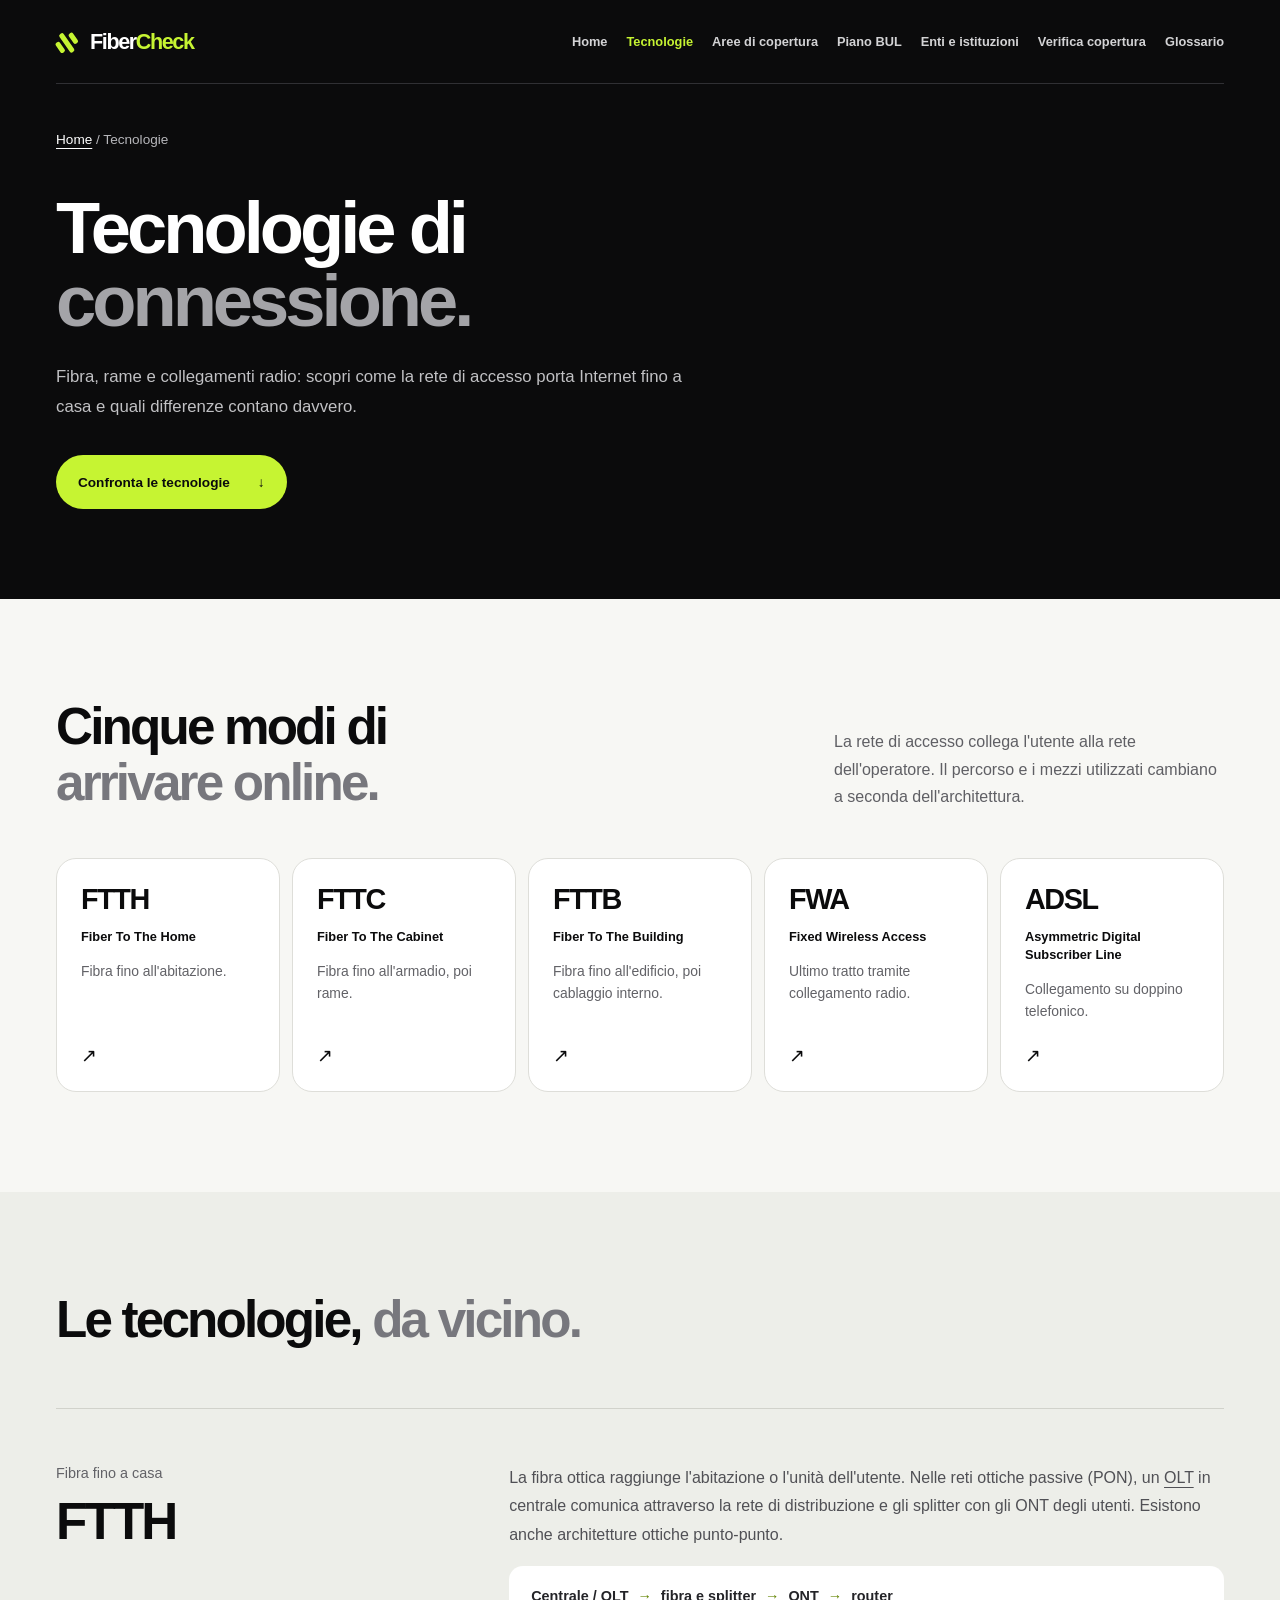
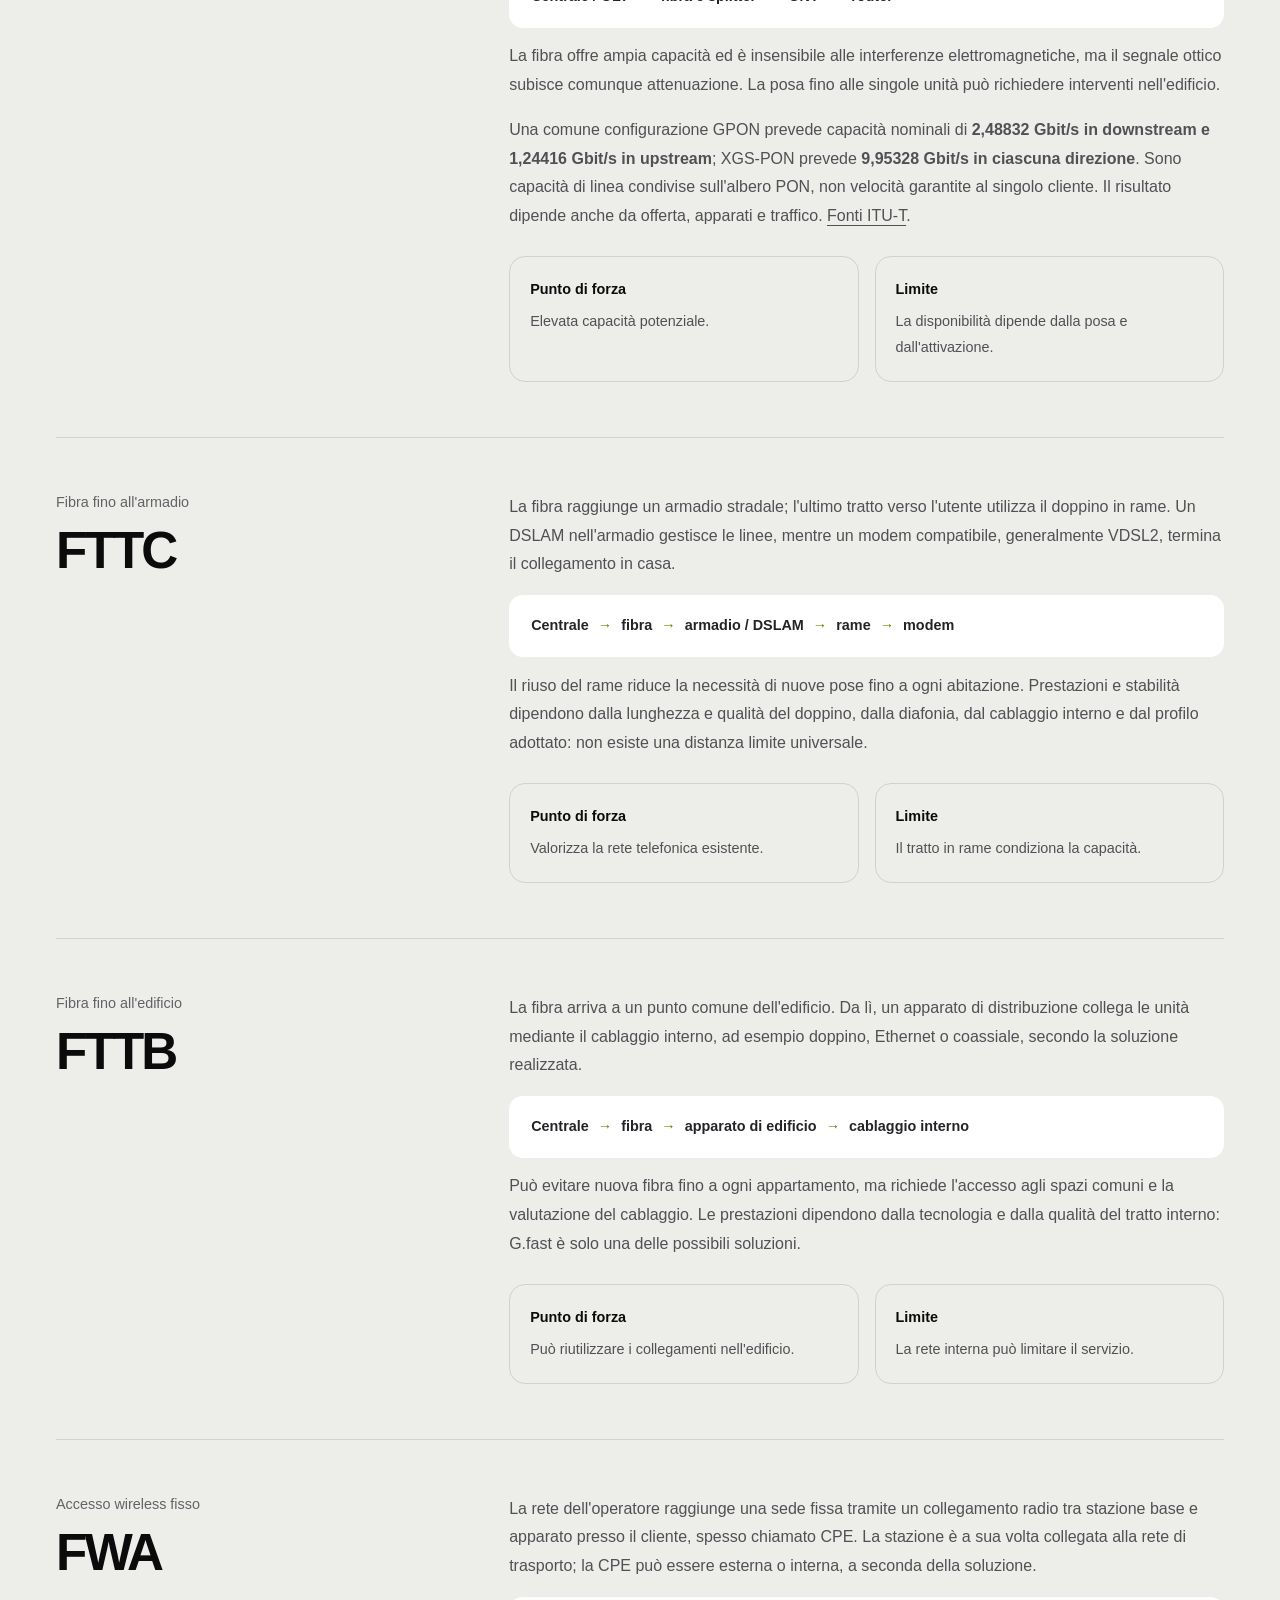
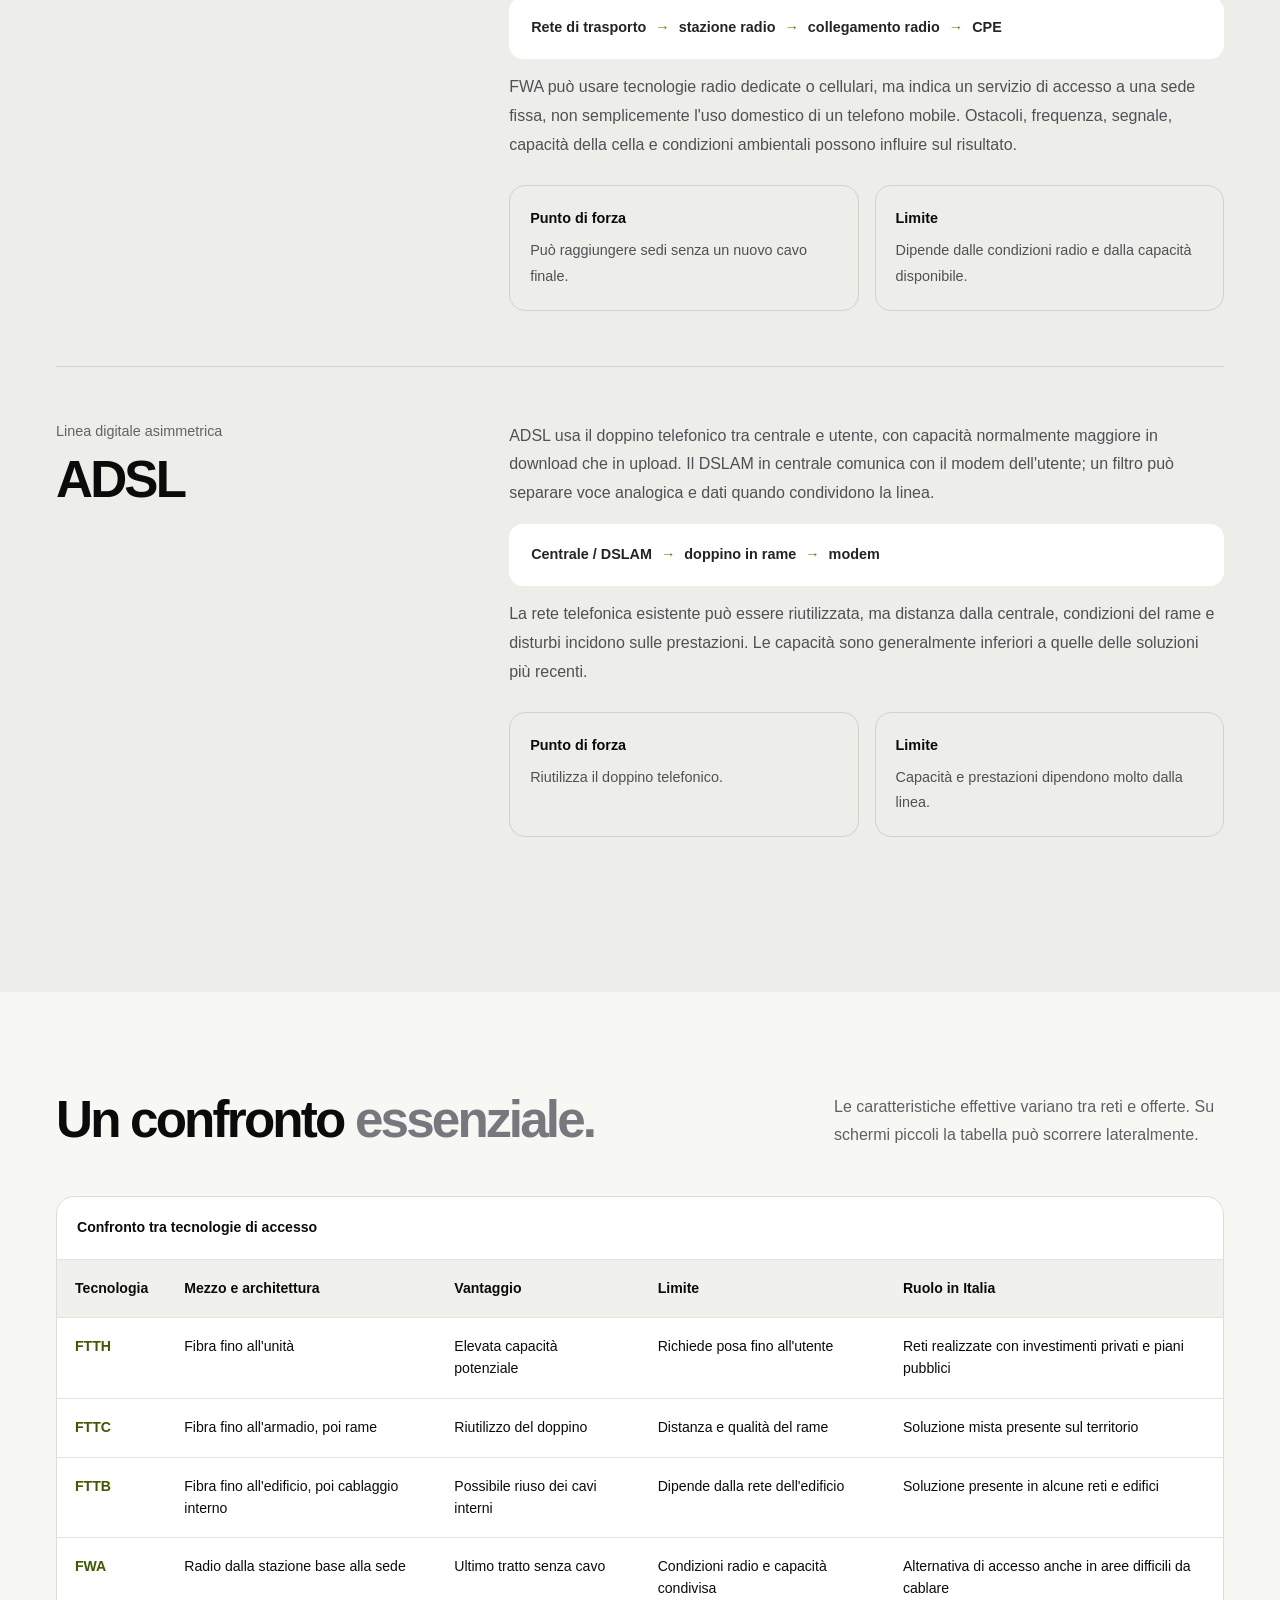
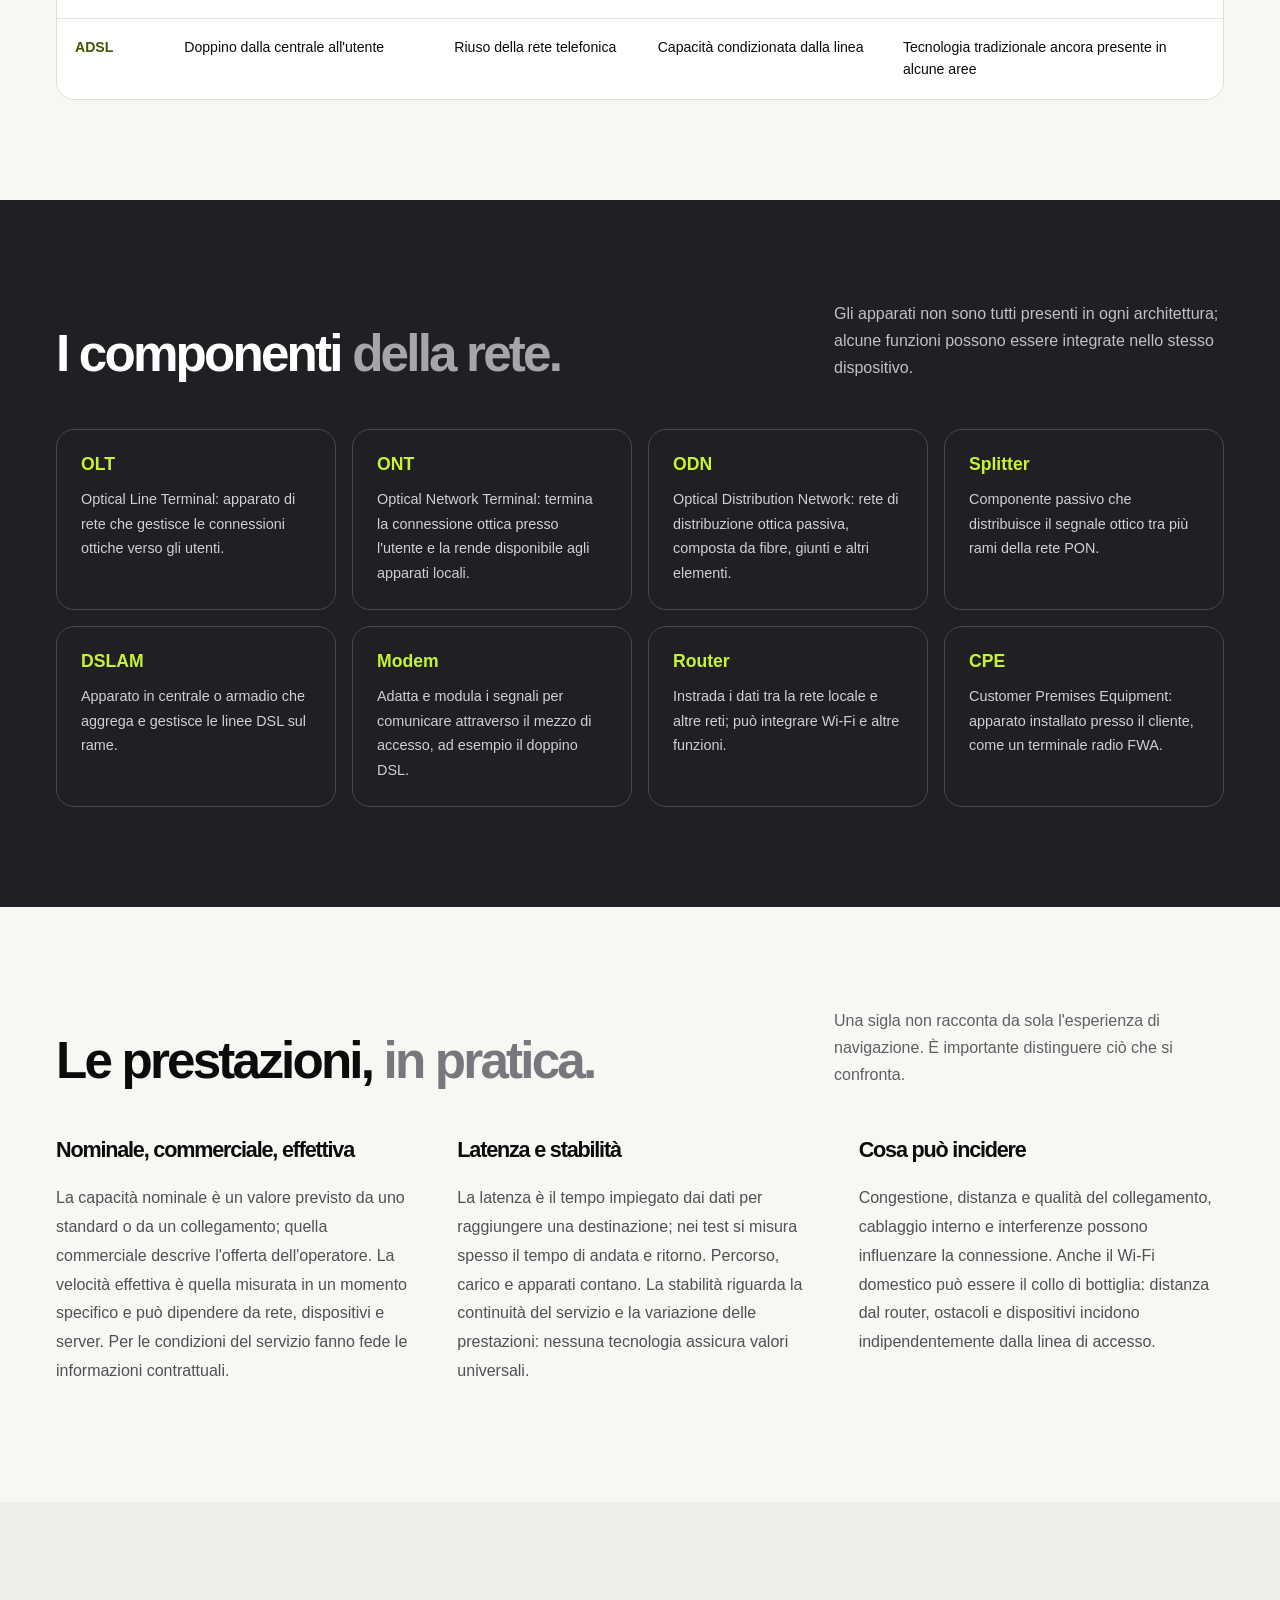
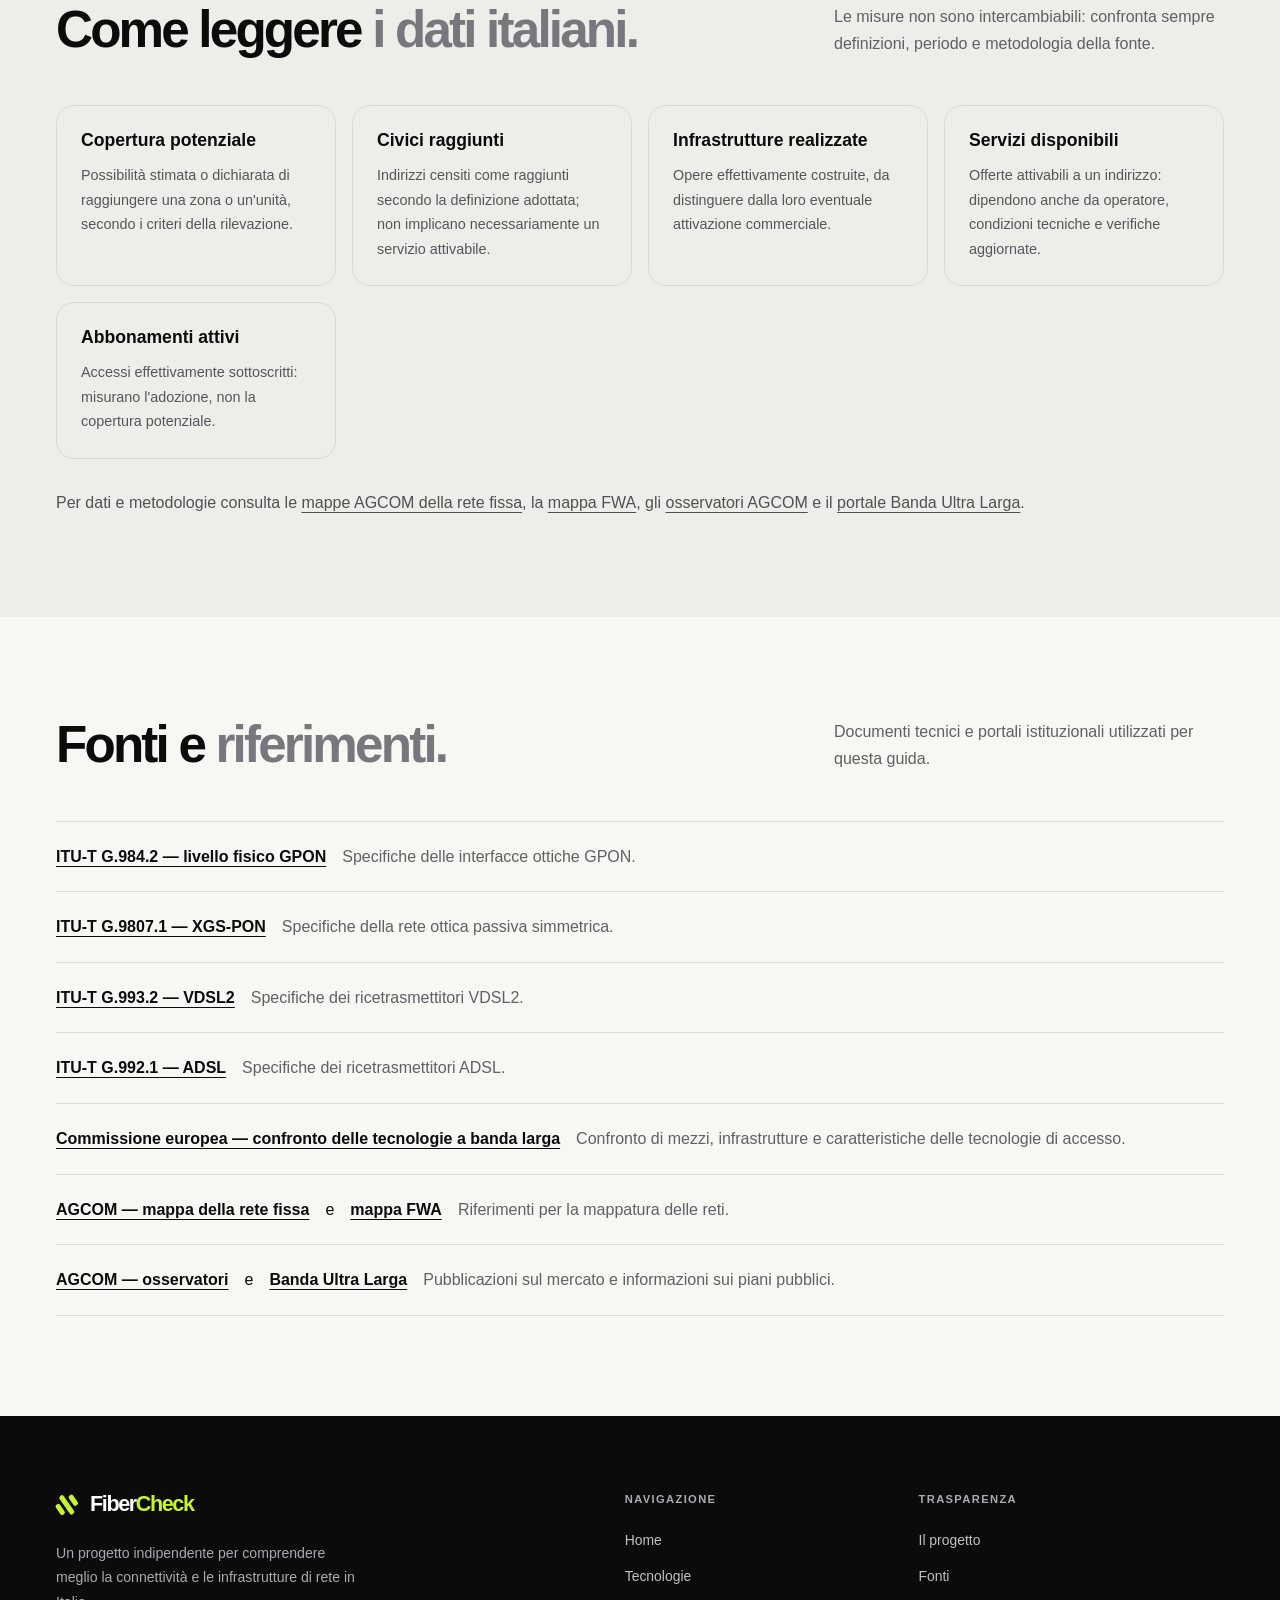
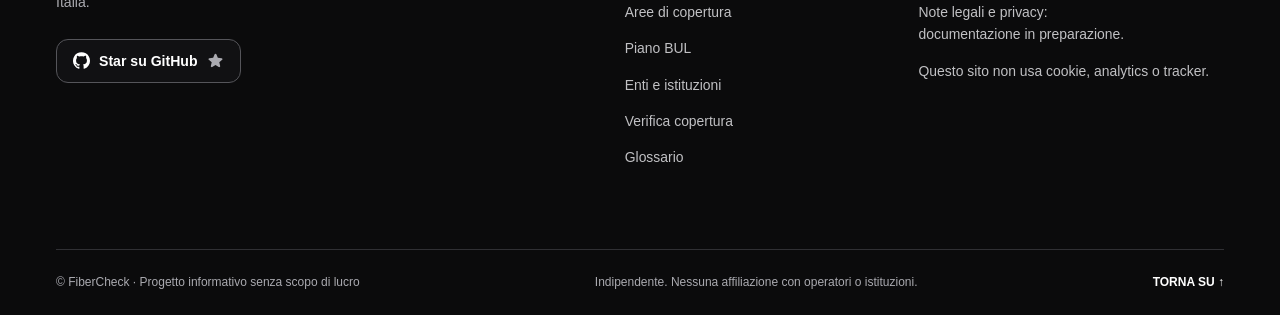
<file: tecnologie.html>
<!doctype html>
<html lang="it">
<head>
  <meta charset="utf-8">
  <meta name="viewport" content="width=device-width, initial-scale=1">
  <meta name="description" content="Guida alle tecnologie FTTH, FTTC, FTTB, FWA e ADSL: architetture, componenti e prestazioni.">
  <meta name="theme-color" content="#0b0b0c">
  <title>Tecnologie di connessione — FiberCheck</title>
  <link rel="icon" type="image/svg+xml" href="assets/images/favicon.svg">
  <link rel="stylesheet" href="assets/css/style.css">
  <script src="assets/js/main.js" defer></script>
</head>
<body>
  <a class="skip-link" href="#contenuto">Vai al contenuto</a>
  <header class="site-header">
    <div class="container header-inner">
      <a class="brand" href="index.html" aria-label="FiberCheck, torna alla home"><span class="brand-mark" aria-hidden="true"><span></span><span></span><span></span></span><span>Fiber<span class="brand-accent">Check</span></span></a>
      <button class="menu-toggle" type="button" aria-expanded="false" aria-controls="mobile-menu" aria-label="Apri menu">
        <span>Menu</span><span class="menu-icon" aria-hidden="true"></span>
      </button>
      <nav class="primary-nav" id="primary-nav" aria-label="Navigazione principale">
        <a href="index.html">Home</a>
        <a href="tecnologie.html" aria-current="page">Tecnologie</a>
        <a href="aree-infrastrutturali.html">Aree di copertura</a>
        <a href="piano-bul.html">Piano BUL</a>
        <a href="enti-fonti.html">Enti e istituzioni</a>
        <a href="verifica-copertura.html">Verifica copertura</a>
        <a href="glossario.html">Glossario</a>
      </nav>
    </div>
  </header>
  <dialog class="mobile-menu" id="mobile-menu" aria-labelledby="mobile-menu-title">
    <div class="mobile-menu-header">
      <span class="brand" id="mobile-menu-title"><span class="brand-mark" aria-hidden="true"><span></span><span></span><span></span></span><span>Fiber<span class="brand-accent">Check</span></span></span>
      <button class="menu-close" type="button" aria-label="Chiudi menu">×</button>
    </div>
    <nav class="mobile-nav" aria-label="Navigazione mobile">
        <a href="index.html">Home</a>
        <a href="tecnologie.html" aria-current="page">Tecnologie</a>
        <a href="aree-infrastrutturali.html">Aree di copertura</a>
        <a href="piano-bul.html">Piano BUL</a>
        <a href="enti-fonti.html">Enti e istituzioni</a>
        <a href="verifica-copertura.html">Verifica copertura</a>
        <a href="glossario.html">Glossario</a>
    </nav>
  </dialog>
  <main id="contenuto">
    <header class="page-hero">
      <div class="container">
        <p class="breadcrumb"><a href="index.html">Home</a> / Tecnologie</p>
        <h1>Tecnologie di<br><span>connessione.</span></h1>
        <p>Fibra, rame e collegamenti radio: scopri come la rete di accesso porta Internet fino a casa e quali differenze contano davvero.</p>
        <a class="button button-lime" href="#panoramica">Confronta le tecnologie <span aria-hidden="true">↓</span></a>
      </div>
    </header>
    <section class="content-section" id="panoramica" aria-labelledby="panoramica-title">
      <div class="container">
        <div class="content-heading"><h2 id="panoramica-title">Cinque modi di<br><span>arrivare online.</span></h2><p>La rete di accesso collega l'utente alla rete dell'operatore. Il percorso e i mezzi utilizzati cambiano a seconda dell'architettura.</p></div>
        <div class="technology-grid">
          <a class="technology-card" href="#ftth"><strong>FTTH</strong><span>Fiber To The Home</span><p>Fibra fino all'abitazione.</p><span aria-hidden="true">↗</span></a>
          <a class="technology-card" href="#fttc"><strong>FTTC</strong><span>Fiber To The Cabinet</span><p>Fibra fino all'armadio, poi rame.</p><span aria-hidden="true">↗</span></a>
          <a class="technology-card" href="#fttb"><strong>FTTB</strong><span>Fiber To The Building</span><p>Fibra fino all'edificio, poi cablaggio interno.</p><span aria-hidden="true">↗</span></a>
          <a class="technology-card" href="#fwa"><strong>FWA</strong><span>Fixed Wireless Access</span><p>Ultimo tratto tramite collegamento radio.</p><span aria-hidden="true">↗</span></a>
          <a class="technology-card" href="#adsl"><strong>ADSL</strong><span>Asymmetric Digital Subscriber Line</span><p>Collegamento su doppino telefonico.</p><span aria-hidden="true">↗</span></a>
        </div>
      </div>
    </section>
    <section class="content-section details-section" aria-labelledby="details-title">
      <div class="container">
        <h2 id="details-title">Le tecnologie, <span>da vicino.</span></h2>
        <article class="technology-detail" id="ftth">
          <div class="detail-title"><span>Fibra fino a casa</span><h3>FTTH</h3></div>
          <div class="detail-body">
            <p>La fibra ottica raggiunge l'abitazione o l'unità dell'utente. Nelle reti ottiche passive (PON), un <a href="#componenti">OLT</a> in centrale comunica attraverso la rete di distribuzione e gli splitter con gli ONT degli utenti. Esistono anche architetture ottiche punto-punto.</p>
            <p class="connection-path">Centrale / OLT <span>→</span> fibra e splitter <span>→</span> ONT <span>→</span> router</p>
            <p>La fibra offre ampia capacità ed è insensibile alle interferenze elettromagnetiche, ma il segnale ottico subisce comunque attenuazione. La posa fino alle singole unità può richiedere interventi nell'edificio.</p>
            <p>Una comune configurazione GPON prevede capacità nominali di <strong>2,48832 Gbit/s in downstream e 1,24416 Gbit/s in upstream</strong>; XGS-PON prevede <strong>9,95328 Gbit/s in ciascuna direzione</strong>. Sono capacità di linea condivise sull'albero PON, non velocità garantite al singolo cliente. Il risultato dipende anche da offerta, apparati e traffico. <a href="#fonti-tecniche">Fonti ITU-T</a>.</p>
            <div class="pros-cons"><p><strong>Punto di forza</strong> Elevata capacità potenziale.</p><p><strong>Limite</strong> La disponibilità dipende dalla posa e dall'attivazione.</p></div>
          </div>
        </article>
        <article class="technology-detail" id="fttc">
          <div class="detail-title"><span>Fibra fino all'armadio</span><h3>FTTC</h3></div>
          <div class="detail-body">
            <p>La fibra raggiunge un armadio stradale; l'ultimo tratto verso l'utente utilizza il doppino in rame. Un DSLAM nell'armadio gestisce le linee, mentre un modem compatibile, generalmente VDSL2, termina il collegamento in casa.</p>
            <p class="connection-path">Centrale <span>→</span> fibra <span>→</span> armadio / DSLAM <span>→</span> rame <span>→</span> modem</p>
            <p>Il riuso del rame riduce la necessità di nuove pose fino a ogni abitazione. Prestazioni e stabilità dipendono dalla lunghezza e qualità del doppino, dalla diafonia, dal cablaggio interno e dal profilo adottato: non esiste una distanza limite universale.</p>
            <div class="pros-cons"><p><strong>Punto di forza</strong> Valorizza la rete telefonica esistente.</p><p><strong>Limite</strong> Il tratto in rame condiziona la capacità.</p></div>
          </div>
        </article>
        <article class="technology-detail" id="fttb">
          <div class="detail-title"><span>Fibra fino all'edificio</span><h3>FTTB</h3></div>
          <div class="detail-body">
            <p>La fibra arriva a un punto comune dell'edificio. Da lì, un apparato di distribuzione collega le unità mediante il cablaggio interno, ad esempio doppino, Ethernet o coassiale, secondo la soluzione realizzata.</p>
            <p class="connection-path">Centrale <span>→</span> fibra <span>→</span> apparato di edificio <span>→</span> cablaggio interno</p>
            <p>Può evitare nuova fibra fino a ogni appartamento, ma richiede l'accesso agli spazi comuni e la valutazione del cablaggio. Le prestazioni dipendono dalla tecnologia e dalla qualità del tratto interno: G.fast è solo una delle possibili soluzioni.</p>
            <div class="pros-cons"><p><strong>Punto di forza</strong> Può riutilizzare i collegamenti nell'edificio.</p><p><strong>Limite</strong> La rete interna può limitare il servizio.</p></div>
          </div>
        </article>
        <article class="technology-detail" id="fwa">
          <div class="detail-title"><span>Accesso wireless fisso</span><h3>FWA</h3></div>
          <div class="detail-body">
            <p>La rete dell'operatore raggiunge una sede fissa tramite un collegamento radio tra stazione base e apparato presso il cliente, spesso chiamato CPE. La stazione è a sua volta collegata alla rete di trasporto; la CPE può essere esterna o interna, a seconda della soluzione.</p>
            <p class="connection-path">Rete di trasporto <span>→</span> stazione radio <span>→</span> collegamento radio <span>→</span> CPE</p>
            <p>FWA può usare tecnologie radio dedicate o cellulari, ma indica un servizio di accesso a una sede fissa, non semplicemente l'uso domestico di un telefono mobile. Ostacoli, frequenza, segnale, capacità della cella e condizioni ambientali possono influire sul risultato.</p>
            <div class="pros-cons"><p><strong>Punto di forza</strong> Può raggiungere sedi senza un nuovo cavo finale.</p><p><strong>Limite</strong> Dipende dalle condizioni radio e dalla capacità disponibile.</p></div>
          </div>
        </article>
        <article class="technology-detail" id="adsl">
          <div class="detail-title"><span>Linea digitale asimmetrica</span><h3>ADSL</h3></div>
          <div class="detail-body">
            <p>ADSL usa il doppino telefonico tra centrale e utente, con capacità normalmente maggiore in download che in upload. Il DSLAM in centrale comunica con il modem dell'utente; un filtro può separare voce analogica e dati quando condividono la linea.</p>
            <p class="connection-path">Centrale / DSLAM <span>→</span> doppino in rame <span>→</span> modem</p>
            <p>La rete telefonica esistente può essere riutilizzata, ma distanza dalla centrale, condizioni del rame e disturbi incidono sulle prestazioni. Le capacità sono generalmente inferiori a quelle delle soluzioni più recenti.</p>
            <div class="pros-cons"><p><strong>Punto di forza</strong> Riutilizza il doppino telefonico.</p><p><strong>Limite</strong> Capacità e prestazioni dipendono molto dalla linea.</p></div>
          </div>
        </article>
      </div>
    </section>
    <section class="content-section" id="confronto">
      <div class="container">
        <div class="content-heading"><h2>Un confronto <span>essenziale.</span></h2><p>Le caratteristiche effettive variano tra reti e offerte. Su schermi piccoli la tabella può scorrere lateralmente.</p></div>
        <div class="table-wrap" tabindex="0" role="region" aria-label="Tabella comparativa delle tecnologie, scorribile orizzontalmente">
          <table><caption>Confronto tra tecnologie di accesso</caption>
            <thead><tr><th scope="col">Tecnologia</th><th scope="col">Mezzo e architettura</th><th scope="col">Vantaggio</th><th scope="col">Limite</th><th scope="col">Ruolo in Italia</th></tr></thead>
            <tbody>
              <tr><th scope="row">FTTH</th><td>Fibra fino all'unità</td><td>Elevata capacità potenziale</td><td>Richiede posa fino all'utente</td><td>Reti realizzate con investimenti privati e piani pubblici</td></tr>
              <tr><th scope="row">FTTC</th><td>Fibra fino all'armadio, poi rame</td><td>Riutilizzo del doppino</td><td>Distanza e qualità del rame</td><td>Soluzione mista presente sul territorio</td></tr>
              <tr><th scope="row">FTTB</th><td>Fibra fino all'edificio, poi cablaggio interno</td><td>Possibile riuso dei cavi interni</td><td>Dipende dalla rete dell'edificio</td><td>Soluzione presente in alcune reti e edifici</td></tr>
              <tr><th scope="row">FWA</th><td>Radio dalla stazione base alla sede</td><td>Ultimo tratto senza cavo</td><td>Condizioni radio e capacità condivisa</td><td>Alternativa di accesso anche in aree difficili da cablare</td></tr>
              <tr><th scope="row">ADSL</th><td>Doppino dalla centrale all'utente</td><td>Riuso della rete telefonica</td><td>Capacità condizionata dalla linea</td><td>Tecnologia tradizionale ancora presente in alcune aree</td></tr>
            </tbody>
          </table>
        </div>
      </div>
    </section>
    <section class="content-section components-section" id="componenti">
      <div class="container"><div class="content-heading"><h2>I componenti <span>della rete.</span></h2><p>Gli apparati non sono tutti presenti in ogni architettura; alcune funzioni possono essere integrate nello stesso dispositivo.</p></div>
        <dl class="definition-grid">
          <div><dt>OLT</dt><dd>Optical Line Terminal: apparato di rete che gestisce le connessioni ottiche verso gli utenti.</dd></div>
          <div><dt>ONT</dt><dd>Optical Network Terminal: termina la connessione ottica presso l'utente e la rende disponibile agli apparati locali.</dd></div>
          <div><dt>ODN</dt><dd>Optical Distribution Network: rete di distribuzione ottica passiva, composta da fibre, giunti e altri elementi.</dd></div>
          <div><dt>Splitter</dt><dd>Componente passivo che distribuisce il segnale ottico tra più rami della rete PON.</dd></div>
          <div><dt>DSLAM</dt><dd>Apparato in centrale o armadio che aggrega e gestisce le linee DSL sul rame.</dd></div>
          <div><dt>Modem</dt><dd>Adatta e modula i segnali per comunicare attraverso il mezzo di accesso, ad esempio il doppino DSL.</dd></div>
          <div><dt>Router</dt><dd>Instrada i dati tra la rete locale e altre reti; può integrare Wi-Fi e altre funzioni.</dd></div>
          <div><dt>CPE</dt><dd>Customer Premises Equipment: apparato installato presso il cliente, come un terminale radio FWA.</dd></div>
        </dl>
      </div>
    </section>
    <section class="content-section" id="prestazioni">
      <div class="container"><div class="content-heading"><h2>Le prestazioni, <span>in pratica.</span></h2><p>Una sigla non racconta da sola l'esperienza di navigazione. È importante distinguere ciò che si confronta.</p></div>
        <div class="reading-grid">
          <div><h3>Nominale, commerciale, effettiva</h3><p>La capacità nominale è un valore previsto da uno standard o da un collegamento; quella commerciale descrive l'offerta dell'operatore. La velocità effettiva è quella misurata in un momento specifico e può dipendere da rete, dispositivi e server. Per le condizioni del servizio fanno fede le informazioni contrattuali.</p></div>
          <div><h3>Latenza e stabilità</h3><p>La latenza è il tempo impiegato dai dati per raggiungere una destinazione; nei test si misura spesso il tempo di andata e ritorno. Percorso, carico e apparati contano. La stabilità riguarda la continuità del servizio e la variazione delle prestazioni: nessuna tecnologia assicura valori universali.</p></div>
          <div><h3>Cosa può incidere</h3><p>Congestione, distanza e qualità del collegamento, cablaggio interno e interferenze possono influenzare la connessione. Anche il Wi-Fi domestico può essere il collo di bottiglia: distanza dal router, ostacoli e dispositivi incidono indipendentemente dalla linea di accesso.</p></div>
        </div>
      </div>
    </section>
    <section class="content-section italy-section" id="italia">
      <div class="container"><div class="content-heading"><h2>Come leggere <span>i dati italiani.</span></h2><p>Le misure non sono intercambiabili: confronta sempre definizioni, periodo e metodologia della fonte.</p></div>
        <dl class="definition-grid">
          <div><dt>Copertura potenziale</dt><dd>Possibilità stimata o dichiarata di raggiungere una zona o un'unità, secondo i criteri della rilevazione.</dd></div>
          <div><dt>Civici raggiunti</dt><dd>Indirizzi censiti come raggiunti secondo la definizione adottata; non implicano necessariamente un servizio attivabile.</dd></div>
          <div><dt>Infrastrutture realizzate</dt><dd>Opere effettivamente costruite, da distinguere dalla loro eventuale attivazione commerciale.</dd></div>
          <div><dt>Servizi disponibili</dt><dd>Offerte attivabili a un indirizzo: dipendono anche da operatore, condizioni tecniche e verifiche aggiornate.</dd></div>
          <div><dt>Abbonamenti attivi</dt><dd>Accessi effettivamente sottoscritti: misurano l'adozione, non la copertura potenziale.</dd></div>
        </dl>
        <p class="section-note">Per dati e metodologie consulta le <a href="https://geo.agcom.it/fisso/">mappe AGCOM della rete fissa</a>, la <a href="https://geo.agcom.it/fwa/">mappa FWA</a>, gli <a href="https://www.agcom.it/pubblicazioni/osservatori">osservatori AGCOM</a> e il <a href="https://bandaultralarga.italia.it/">portale Banda Ultra Larga</a>.</p>
      </div>
    </section>
    <section class="content-section" id="fonti-tecniche">
      <div class="container"><div class="content-heading"><h2>Fonti e <span>riferimenti.</span></h2><p>Documenti tecnici e portali istituzionali utilizzati per questa guida.</p></div>
        <ul class="source-list">
          <li><a href="https://www.itu.int/rec/T-REC-G.984.2/en">ITU-T G.984.2 — livello fisico GPON</a><span>Specifiche delle interfacce ottiche GPON.</span></li>
          <li><a href="https://www.itu.int/rec/T-REC-G.9807.1/en">ITU-T G.9807.1 — XGS-PON</a><span>Specifiche della rete ottica passiva simmetrica.</span></li>
          <li><a href="https://www.itu.int/rec/T-REC-G.993.2/en">ITU-T G.993.2 — VDSL2</a><span>Specifiche dei ricetrasmettitori VDSL2.</span></li>
          <li><a href="https://www.itu.int/rec/T-REC-G.992.1/en">ITU-T G.992.1 — ADSL</a><span>Specifiche dei ricetrasmettitori ADSL.</span></li>
          <li><a href="https://digital-strategy.ec.europa.eu/en/library/comparison-broadband-technologies">Commissione europea — confronto delle tecnologie a banda larga</a><span>Confronto di mezzi, infrastrutture e caratteristiche delle tecnologie di accesso.</span></li>
          <li><a href="https://geo.agcom.it/fisso/">AGCOM — mappa della rete fissa</a> e <a href="https://geo.agcom.it/fwa/">mappa FWA</a><span>Riferimenti per la mappatura delle reti.</span></li>
          <li><a href="https://www.agcom.it/pubblicazioni/osservatori">AGCOM — osservatori</a> e <a href="https://bandaultralarga.italia.it/">Banda Ultra Larga</a><span>Pubblicazioni sul mercato e informazioni sui piani pubblici.</span></li>
        </ul>
      </div>
    </section>
  </main>
  <footer class="site-footer">
    <div class="container">
      <div class="footer-main">
        <div class="footer-about">
          <a class="brand footer-brand" href="index.html"><span class="brand-mark" aria-hidden="true"><span></span><span></span><span></span></span><span>Fiber<span class="brand-accent">Check</span></span></a>
          <p>Un progetto indipendente per comprendere meglio la connettività e le infrastrutture di rete in Italia.</p>
          <a class="github-button" href="https://github.com/matteocomo/FiberCheck"><img src="assets/images/github.svg" alt="" width="17" height="17"> Star su GitHub <svg viewBox="0 0 24 24" fill="currentColor" aria-hidden="true"><path d="M10.788 3.21c.448-1.077 1.976-1.077 2.424 0l2.082 5.006 5.404.434c1.164.093 1.636 1.545.749 2.305l-4.117 3.527 1.257 5.273c.271 1.136-.964 2.033-1.96 1.425L12 18.354 7.373 21.18c-.996.608-2.231-.29-1.96-1.425l1.257-5.273-4.117-3.527c-.887-.76-.415-2.212.749-2.305l5.404-.434 2.082-5.005Z"/></svg></a>
        </div>
        <nav class="footer-column" aria-label="Navigazione nel footer"><p class="footer-label">NAVIGAZIONE</p>
        <a href="index.html">Home</a>
        <a href="tecnologie.html">Tecnologie</a>
        <a href="aree-infrastrutturali.html">Aree di copertura</a>
        <a href="piano-bul.html">Piano BUL</a>
        <a href="enti-fonti.html">Enti e istituzioni</a>
        <a href="verifica-copertura.html">Verifica copertura</a>
        <a href="glossario.html">Glossario</a>
        </nav>
        <div class="footer-column"><p class="footer-label">TRASPARENZA</p><a href="index.html#progetto">Il progetto</a><a href="index.html#fonti">Fonti</a><span>Note legali e privacy:<br>documentazione in preparazione.</span><span>Questo sito non usa cookie, analytics o tracker.</span></div>
      </div>
      <div class="footer-bottom"><span>© FiberCheck · Progetto informativo senza scopo di lucro</span><span>Indipendente. Nessuna affiliazione con operatori o istituzioni.</span><a href="#contenuto">TORNA SU ↑</a></div>
    </div>
  </footer>
</body>
</html>
</file>
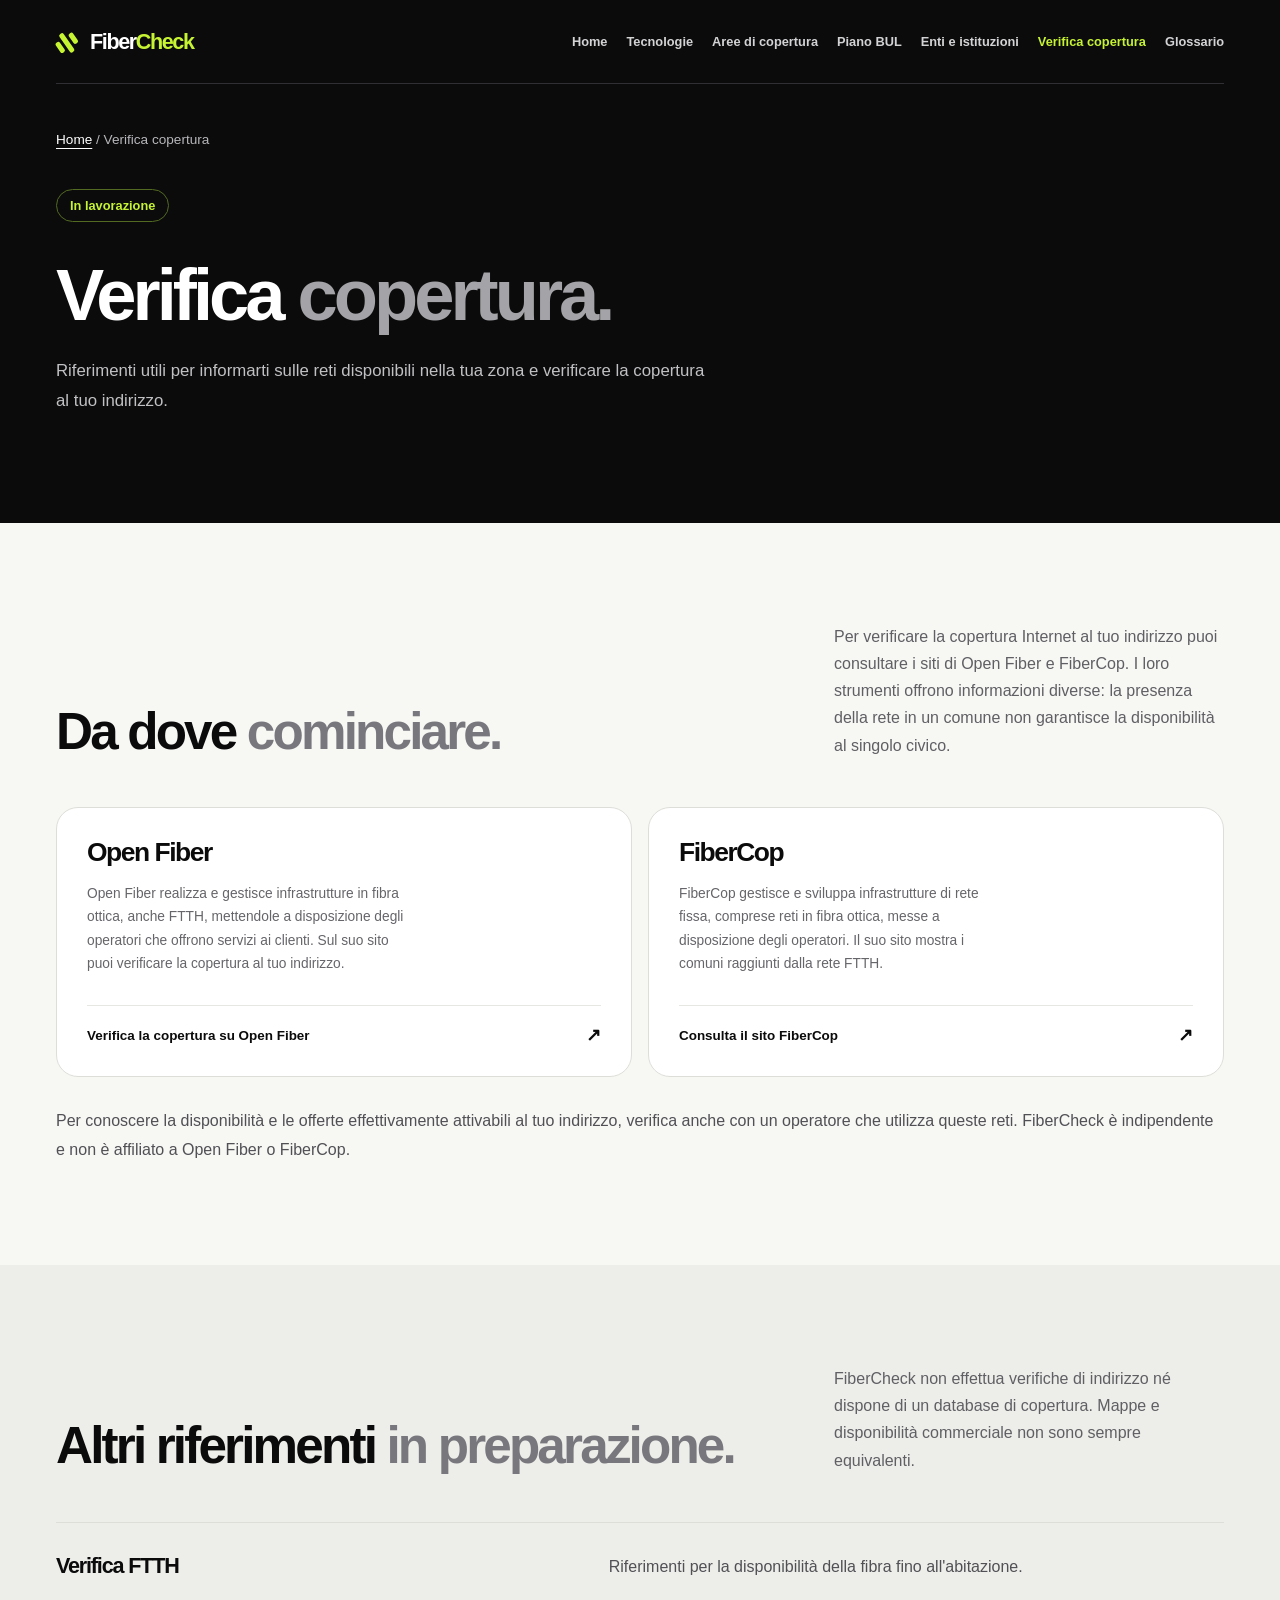
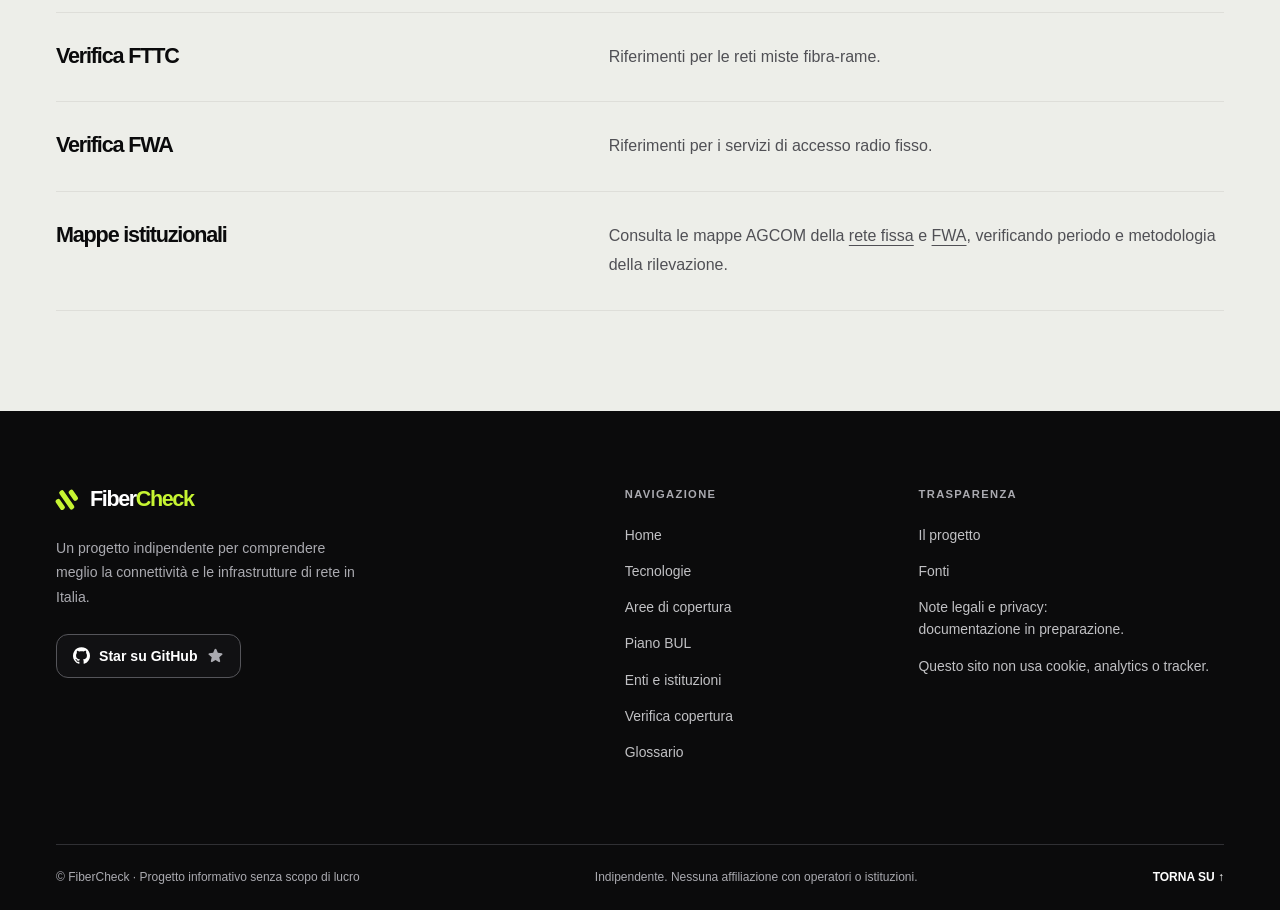
<file: verifica-copertura.html>
<!doctype html>
<html lang="it">
<head>
  <meta charset="utf-8"><meta name="viewport" content="width=device-width, initial-scale=1">
  <meta name="description" content="Strumenti e mappe per la copertura della rete: sezione FiberCheck in lavorazione.">
  <meta name="theme-color" content="#0b0b0c"><title>Verifica copertura — FiberCheck</title>
  <link rel="icon" type="image/svg+xml" href="assets/images/favicon.svg"><link rel="stylesheet" href="assets/css/style.css"><script src="assets/js/main.js" defer></script>
</head>
<body>
  <a class="skip-link" href="#contenuto">Vai al contenuto</a>
  <header class="site-header">
    <div class="container header-inner">
      <a class="brand" href="index.html" aria-label="FiberCheck, torna alla home"><span class="brand-mark" aria-hidden="true"><span></span><span></span><span></span></span><span>Fiber<span class="brand-accent">Check</span></span></a>
      <button class="menu-toggle" type="button" aria-expanded="false" aria-controls="mobile-menu" aria-label="Apri menu">
        <span>Menu</span><span class="menu-icon" aria-hidden="true"></span>
      </button>
      <nav class="primary-nav" id="primary-nav" aria-label="Navigazione principale">
        <a href="index.html">Home</a>
        <a href="tecnologie.html">Tecnologie</a>
        <a href="aree-infrastrutturali.html">Aree di copertura</a>
        <a href="piano-bul.html">Piano BUL</a>
        <a href="enti-fonti.html">Enti e istituzioni</a>
        <a href="verifica-copertura.html" aria-current="page">Verifica copertura</a>
        <a href="glossario.html">Glossario</a>
      </nav>
    </div>
  </header>
  <dialog class="mobile-menu" id="mobile-menu" aria-labelledby="mobile-menu-title">
    <div class="mobile-menu-header">
      <span class="brand" id="mobile-menu-title"><span class="brand-mark" aria-hidden="true"><span></span><span></span><span></span></span><span>Fiber<span class="brand-accent">Check</span></span></span>
      <button class="menu-close" type="button" aria-label="Chiudi menu">×</button>
    </div>
    <nav class="mobile-nav" aria-label="Navigazione mobile">
        <a href="index.html">Home</a>
        <a href="tecnologie.html">Tecnologie</a>
        <a href="aree-infrastrutturali.html">Aree di copertura</a>
        <a href="piano-bul.html">Piano BUL</a>
        <a href="enti-fonti.html">Enti e istituzioni</a>
        <a href="verifica-copertura.html" aria-current="page">Verifica copertura</a>
        <a href="glossario.html">Glossario</a>
    </nav>
  </dialog>
  <main id="contenuto">
    <header class="page-hero"><div class="container"><p class="breadcrumb"><a href="index.html">Home</a> / Verifica copertura</p><p class="work-badge">In lavorazione</p><h1>Verifica <span>copertura.</span></h1><p>Riferimenti utili per informarti sulle reti disponibili nella tua zona e verificare la copertura al tuo indirizzo.</p></div></header>
    <section class="content-section" aria-labelledby="operatori-title">
      <div class="container">
        <div class="content-heading">
          <h2 id="operatori-title">Da dove <span>cominciare.</span></h2>
          <p>Per verificare la copertura Internet al tuo indirizzo puoi consultare i siti di Open Fiber e FiberCop. I loro strumenti offrono informazioni diverse: la presenza della rete in un comune non garantisce la disponibilità al singolo civico.</p>
        </div>
        <div class="coverage-grid">
          <article class="explore-card coverage-card">
            <h3>Open Fiber</h3>
            <p>Open Fiber realizza e gestisce infrastrutture in fibra ottica, anche FTTH, mettendole a disposizione degli operatori che offrono servizi ai clienti. Sul suo sito puoi verificare la copertura al tuo indirizzo.</p>
            <a class="card-link" href="https://openfiber.it/verifica-copertura/">Verifica la copertura su Open Fiber <span aria-hidden="true">↗</span><span class="sr-only"> (sito esterno)</span></a>
          </article>
          <article class="explore-card coverage-card">
            <h3>FiberCop</h3>
            <p>FiberCop gestisce e sviluppa infrastrutture di rete fissa, comprese reti in fibra ottica, messe a disposizione degli operatori. Il suo sito mostra i comuni raggiunti dalla rete FTTH.</p>
            <a class="card-link" href="https://www.fibercop.com/">Consulta il sito FiberCop <span aria-hidden="true">↗</span><span class="sr-only"> (sito esterno)</span></a>
          </article>
        </div>
        <p class="section-note">Per conoscere la disponibilità e le offerte effettivamente attivabili al tuo indirizzo, verifica anche con un operatore che utilizza queste reti. FiberCheck è indipendente e non è affiliato a Open Fiber o FiberCop.</p>
      </div>
    </section>
    <section class="content-section coverage-more" aria-labelledby="strumenti-title"><div class="container"><div class="content-heading"><h2 id="strumenti-title">Altri riferimenti <span>in preparazione.</span></h2><p>FiberCheck non effettua verifiche di indirizzo né dispone di un database di copertura. Mappe e disponibilità commerciale non sono sempre equivalenti.</p></div>
      <div class="placeholder-list">
        <div><h3>Verifica FTTH</h3><p>Riferimenti per la disponibilità della fibra fino all'abitazione.</p></div>
        <div><h3>Verifica FTTC</h3><p>Riferimenti per le reti miste fibra-rame.</p></div>
        <div><h3>Verifica FWA</h3><p>Riferimenti per i servizi di accesso radio fisso.</p></div>
        <div><h3>Mappe istituzionali</h3><p>Consulta le mappe AGCOM della <a href="https://geo.agcom.it/fisso/">rete fissa</a> e <a href="https://geo.agcom.it/fwa/">FWA</a>, verificando periodo e metodologia della rilevazione.</p></div>
      </div>
    </div></section>
  </main>
  <footer class="site-footer">
    <div class="container">
      <div class="footer-main">
        <div class="footer-about">
          <a class="brand footer-brand" href="index.html"><span class="brand-mark" aria-hidden="true"><span></span><span></span><span></span></span><span>Fiber<span class="brand-accent">Check</span></span></a>
          <p>Un progetto indipendente per comprendere meglio la connettività e le infrastrutture di rete in Italia.</p>
          <a class="github-button" href="https://github.com/matteocomo/FiberCheck"><img src="assets/images/github.svg" alt="" width="17" height="17"> Star su GitHub <svg viewBox="0 0 24 24" fill="currentColor" aria-hidden="true"><path d="M10.788 3.21c.448-1.077 1.976-1.077 2.424 0l2.082 5.006 5.404.434c1.164.093 1.636 1.545.749 2.305l-4.117 3.527 1.257 5.273c.271 1.136-.964 2.033-1.96 1.425L12 18.354 7.373 21.18c-.996.608-2.231-.29-1.96-1.425l1.257-5.273-4.117-3.527c-.887-.76-.415-2.212.749-2.305l5.404-.434 2.082-5.005Z"/></svg></a>
        </div>
        <nav class="footer-column" aria-label="Navigazione nel footer"><p class="footer-label">NAVIGAZIONE</p>
        <a href="index.html">Home</a>
        <a href="tecnologie.html">Tecnologie</a>
        <a href="aree-infrastrutturali.html">Aree di copertura</a>
        <a href="piano-bul.html">Piano BUL</a>
        <a href="enti-fonti.html">Enti e istituzioni</a>
        <a href="verifica-copertura.html">Verifica copertura</a>
        <a href="glossario.html">Glossario</a>
        </nav>
        <div class="footer-column"><p class="footer-label">TRASPARENZA</p><a href="index.html#progetto">Il progetto</a><a href="index.html#fonti">Fonti</a><span>Note legali e privacy:<br>documentazione in preparazione.</span><span>Questo sito non usa cookie, analytics o tracker.</span></div>
      </div>
      <div class="footer-bottom"><span>© FiberCheck · Progetto informativo senza scopo di lucro</span><span>Indipendente. Nessuna affiliazione con operatori o istituzioni.</span><a href="#contenuto">TORNA SU ↑</a></div>
    </div>
  </footer>
</body>
</html>
</file>
<file: assets/css/style.css>
:root {
  color-scheme: light;
  --black: #0b0b0c;
  --dark: #202024;
  --lime: #c6f432;
  --gray: #77777d;
  --paper: #f7f7f4;
  --border: #deded9;
  font-family: Inter, "Segoe UI", Arial, sans-serif;
}

*, *::before, *::after { box-sizing: border-box; }
html { scroll-behavior: smooth; }
body { margin: 0; color: var(--black); background: var(--paper); -webkit-font-smoothing: antialiased; }
::selection { color: var(--black); background: rgb(198 244 50 / 85%); }
a { color: inherit; }
button { font: inherit; }
svg { display: block; }
:focus-visible { outline: 3px solid #6b8d00; outline-offset: 4px; }
.hero :focus-visible, .site-header :focus-visible, .mobile-menu :focus-visible, .insights :focus-visible, .site-footer :focus-visible { outline-color: var(--lime); }
.skip-link { position: fixed; left: 1rem; top: 1rem; z-index: 20; padding: .8rem 1rem; color: var(--black); background: var(--lime); transform: translateY(-200%); }
.skip-link:focus { transform: translateY(0); }
.sr-only { position: absolute; width: 1px; height: 1px; padding: 0; margin: -1px; overflow: hidden; clip: rect(0, 0, 0, 0); white-space: nowrap; border: 0; }
.container { width: min(100% - 112px, 1320px); margin-inline: auto; }
.site-header { background: var(--black); color: #fff; }
.header-inner { min-height: 84px; display: flex; align-items: center; justify-content: space-between; gap: 2rem; border-bottom: 1px solid #303034; }
.brand { display: inline-flex; align-items: center; gap: 10px; text-decoration: none; font-size: 1.35rem; font-weight: 750; letter-spacing: -.065em; white-space: nowrap; }
.brand-accent { color: var(--lime); }
.brand-mark { width: 24px; height: 24px; display: flex; gap: 3px; align-items: center; transform: rotate(-35deg); }
.brand-mark span { width: 5px; background: var(--lime); border-radius: 2px; }
.brand-mark span:nth-child(1), .brand-mark span:nth-child(3) { height: 12px; }
.brand-mark span:nth-child(2) { height: 22px; }
.primary-nav { display: flex; align-items: center; gap: 19px; }
.primary-nav a { font-size: .8rem; font-weight: 600; text-decoration: none; color: #d3d3d5; white-space: nowrap; }
.primary-nav a:hover { color: var(--lime); }
.primary-nav a[aria-current="page"], .mobile-nav a[aria-current="page"] { color: var(--lime); }
.menu-toggle { display: none; }
.mobile-menu { display: none; }
.hero { background: var(--black); color: #fff; }
.hero-layout { display: grid; grid-template-columns: 1.1fr .9fr; align-items: center; gap: 30px; min-height: 650px; }
.hero-copy { position: relative; z-index: 1; padding: 80px 0; }
h1, h2, h3, p { margin-top: 0; }
h1, h2, h3 { letter-spacing: -.055em; }
h1 { margin-bottom: 25px; font-size: clamp(3.5rem, 5.65vw, 5.9rem); line-height: 1.01; font-weight: 700; }
h1 > span:not(.title-dot) { color: #a4a4a8; }
.title-dot { color: var(--lime); }
.hero-description { max-width: 510px; margin-bottom: 34px; color: #b7b7bb; font-size: 1rem; line-height: 1.8; }
.hero-actions { display: flex; flex-wrap: wrap; gap: 12px; }
.button { min-height: 54px; display: inline-flex; justify-content: space-between; align-items: center; gap: 28px; padding: 0 22px; border-radius: 999px; text-decoration: none; font-size: .85rem; font-weight: 700; }
.button-lime { background: var(--lime); color: var(--black); }
.button-lime:hover { background: #d6ff51; }
.button-outline { border: 1px solid #525257; color: #fff; }
.button-outline:hover { border-color: var(--lime); }
.hero-visual { width: 100%; max-width: 540px; justify-self: end; border: 1px solid #303034; border-radius: 28px; background: #141416; }
.network-art { width: 100%; height: auto; }
.section { padding: 120px 0; }
.section-heading { display: flex; justify-content: space-between; align-items: end; gap: 3rem; margin-bottom: 50px; }
h2 { margin-bottom: 0; font-size: clamp(2.6rem, 4.5vw, 4.7rem); line-height: 1.08; font-weight: 700; }
.section-heading h2 span, .mission h2 span { color: #89898b; }
.section-heading > p { max-width: 345px; margin-bottom: 5px; color: #65656a; font-size: .95rem; line-height: 1.7; }
.card-grid { display: grid; grid-template-columns: repeat(3, 1fr); gap: 16px; }
.explore-card { min-height: 355px; display: flex; flex-direction: column; padding: 30px; border: 1px solid var(--border); border-radius: 22px; background: #fff; }
.card-top { display: flex; justify-content: space-between; align-items: start; margin-bottom: 48px; }
.card-icon { width: 52px; height: 52px; display: grid; place-items: center; background: #f3f4ed; border: 1px solid #e6e8df; border-radius: 16px; }
.card-icon svg { width: 30px; height: 30px; }
.small-label { font-size: .76rem; font-weight: 750; letter-spacing: .04em; }
.explore-card h3 { margin-bottom: 15px; font-size: 1.65rem; line-height: 1.1; }
.explore-card p { max-width: 330px; margin-bottom: 30px; color: #65656a; font-size: .86rem; line-height: 1.7; }
.card-link { display: flex; justify-content: space-between; align-items: center; margin-top: auto; padding-top: 19px; border-top: 1px solid #e6e6e3; font-size: .84rem; font-weight: 700; text-decoration: none; }
.card-link span { font-size: 1.1rem; }
.card-link:hover { color: #536e00; }
.insights { background: var(--dark); color: #fff; }
.insights-heading { display: flex; justify-content: space-between; align-items: end; gap: 3rem; margin-bottom: 64px; }
.insights h2 span { color: #a6a6aa; }
.insights-intro { max-width: 330px; }
.insights-intro p { margin: 0; color: #c0c0c2; font-size: .95rem; line-height: 1.7; }
.topic { display: grid; grid-template-columns: 1fr 1.15fr; gap: 40px; align-items: start; padding: 32px 0; border-top: 1px solid #4a4a4d; scroll-margin-top: 25px; }
.topic:last-child { border-bottom: 1px solid #4a4a4d; }
.topic h3 { margin-bottom: 0; font-size: 1.5rem; }
.topic > p { max-width: 490px; margin-bottom: 0; color: #c1c1c4; font-size: .86rem; line-height: 1.75; }
.mission { background: #edeee9; }
.mission-grid { display: grid; grid-template-columns: 1fr .72fr; gap: 8%; }
.mission-copy { max-width: 510px; }
.mission-symbol { display: grid; width: 50px; height: 50px; place-items: center; margin-bottom: 32px; border-radius: 50%; background: var(--lime); font-size: 1.65rem; }
.mission-copy p { color: #5e5e62; font-size: .92rem; line-height: 1.8; }
.mission-copy .mission-lead { color: var(--black); font-size: 1.3rem; font-weight: 650; line-height: 1.45; letter-spacing: -.025em; }
.source-links { display: flex; flex-wrap: wrap; gap: 12px 22px; margin-top: 34px; }
.source-links .small-label { flex-basis: 100%; color: #626267; margin-bottom: 3px; }
.source-links a { font-size: .87rem; font-weight: 700; text-decoration-thickness: 1px; text-underline-offset: 4px; }
.source-links a:hover { color: #536e00; }
.site-footer { background: var(--black); color: #fff; }
.footer-main { display: grid; grid-template-columns: 1.6fr .7fr 1fr; gap: 5rem; padding: 75px 0 80px; }
.footer-about p { max-width: 310px; margin: 24px 0 0; color: #aaaab0; font-size: .88rem; line-height: 1.75; }
.github-button { position: relative; display: inline-flex; align-items: center; gap: 9px; min-height: 44px; margin-top: 24px; padding: 10px 16px; overflow: hidden; border: 1px solid #55555a; border-radius: 12px; background: #111113; color: #fff; font-size: .88rem; font-weight: 650; text-decoration: none; }
.github-button::after { position: absolute; inset: -50% auto -50% -35%; width: 25%; background: rgb(255 255 255 / 10%); transform: translateX(0) rotate(12deg); transition: transform .6s ease-out; content: ""; pointer-events: none; }
.github-button:hover { border-color: var(--lime); }
.github-button:hover::after { transform: translateX(550%) rotate(12deg); }
.github-button img, .github-button svg { width: 17px; height: 17px; flex: none; }
.github-button svg { color: #aaaab0; transition: color .2s ease-out; }
.github-button:hover svg { color: var(--lime); }
.footer-column { display: flex; flex-direction: column; align-items: start; gap: 14px; color: #c1c1c4; font-size: .87rem; line-height: 1.6; }
.footer-label { margin-bottom: 6px; color: #aaaab0; font-size: .7rem; font-weight: 700; letter-spacing: .12em; }
.footer-column a { text-decoration: none; }
.footer-column a:hover { color: var(--lime); }
.footer-bottom { display: flex; justify-content: space-between; gap: 20px; padding: 23px 0; border-top: 1px solid #303034; color: #aaaab0; font-size: .75rem; line-height: 1.6; }
.footer-bottom a { color: #fff; font-weight: 700; text-decoration: none; white-space: nowrap; }

.page-hero { padding: 48px 0 90px; background: var(--black); color: #fff; }
.page-hero h1 { max-width: 900px; margin: 45px 0 24px; }
.page-hero > .container > p:not(.breadcrumb):not(.work-badge) { max-width: 660px; color: #c1c1c4; font-size: 1.05rem; line-height: 1.8; }
.page-hero .button { margin-top: 16px; }
.breadcrumb { color: #b7b7bb; font-size: .85rem; }
.breadcrumb a { color: #fff; text-underline-offset: 4px; }
.work-badge { display: inline-block; margin: 28px 0 -18px; padding: 8px 13px; border: 1px solid #536a22; border-radius: 999px; color: var(--lime); font-size: .8rem; font-weight: 700; }
.content-section { padding: 100px 0; }
.content-heading { display: flex; justify-content: space-between; align-items: end; gap: 40px; margin-bottom: 48px; }
.content-heading h2, .details-section > .container > h2 { font-size: clamp(2.4rem, 4vw, 4rem); }
.content-heading h2 span, .details-section h2 span { color: #77777d; }
.content-heading > p { max-width: 390px; margin: 0; color: #5f5f64; line-height: 1.7; }
.content-heading a, .section-note a, .detail-body a, .placeholder-list a, .glossary a { text-underline-offset: 4px; }
.technology-grid { display: grid; grid-template-columns: repeat(5, 1fr); gap: 12px; }
.technology-card { display: flex; flex-direction: column; min-height: 220px; padding: 24px; border: 1px solid var(--border); border-radius: 20px; background: #fff; text-decoration: none; }
.technology-card:hover { border-color: #93aa53; }
.technology-card strong { margin-bottom: 12px; font-size: 1.8rem; letter-spacing: -.05em; }
.technology-card > span:not(:last-child) { font-size: .8rem; font-weight: 700; line-height: 1.4; }
.technology-card p { margin: 14px 0 22px; color: #626267; font-size: .87rem; line-height: 1.6; }
.technology-card > span:last-child { margin-top: auto; font-size: 1.2rem; }
.details-section { background: #edeee9; }
.technology-detail { display: grid; grid-template-columns: .55fr 1fr; gap: 60px; padding: 55px 0; border-top: 1px solid #d1d2cb; scroll-margin-top: 20px; }
.technology-detail:first-of-type { margin-top: 60px; }
.detail-title span { color: #626267; font-size: .9rem; }
.detail-title h3 { margin: 10px 0; font-size: clamp(2.5rem, 4vw, 4rem); }
.detail-body { max-width: 760px; }
.detail-body p, .reading-grid p, .placeholder-list p { color: #505055; line-height: 1.8; }
.connection-path { padding: 18px 22px; border-radius: 14px; background: #fff; color: #242428 !important; font-size: .9rem; font-weight: 700; line-height: 1.8; }
.connection-path span { padding: 0 5px; color: #628400; }
.pros-cons { display: grid; grid-template-columns: 1fr 1fr; gap: 16px; margin-top: 25px; }
.pros-cons p { margin: 0; padding: 20px; border: 1px solid #d1d2cb; border-radius: 16px; font-size: .9rem; }
.pros-cons strong { display: block; margin-bottom: 6px; color: var(--black); }
.table-wrap { overflow-x: auto; border: 1px solid var(--border); border-radius: 18px; background: #fff; }
table { width: 100%; min-width: 850px; border-collapse: collapse; text-align: left; font-size: .88rem; line-height: 1.55; }
caption { padding: 20px; text-align: left; font-weight: 700; }
th, td { padding: 18px; border-top: 1px solid #e3e3df; vertical-align: top; }
thead th { background: #f0f1ec; }
tbody th { color: #405800; }
.components-section { background: var(--dark); color: #fff; }
.components-section .content-heading > p { color: #c1c1c4; }
.components-section .content-heading h2 span { color: #a6a6aa; }
.definition-grid { display: grid; grid-template-columns: repeat(4, 1fr); gap: 16px; margin: 0; }
.definition-grid div { padding: 24px; border: 1px solid #d9dad4; border-radius: 18px; }
.components-section .definition-grid div { border-color: #4a4a4d; }
.definition-grid dt { margin-bottom: 12px; font-size: 1.1rem; font-weight: 750; }
.components-section dt { color: var(--lime); }
.definition-grid dd { margin: 0; color: #55555a; font-size: .9rem; line-height: 1.7; }
.components-section dd { color: #d0d0d2; }
.reading-grid { display: grid; grid-template-columns: repeat(3, 1fr); gap: 36px; }
.reading-grid h3, .placeholder-list h3 { font-size: 1.35rem; }
.italy-section { background: #edeee9; }
.section-note { margin: 30px 0 0; color: #505055; line-height: 1.8; }
.source-list { list-style: none; margin: 0; padding: 0; }
.source-list li { display: flex; flex-wrap: wrap; align-items: baseline; gap: 10px 16px; padding: 22px 0; border-top: 1px solid var(--border); line-height: 1.6; }
.source-list li:last-child { border-bottom: 1px solid var(--border); }
.source-list a { font-weight: 700; text-underline-offset: 4px; }
.source-list span { color: #606065; }
.placeholder-list { border-top: 1px solid var(--border); }
.placeholder-list > div { display: grid; grid-template-columns: 1fr 1.2fr; gap: 40px; padding: 30px 0; border-bottom: 1px solid var(--border); }
.placeholder-list h3, .placeholder-list p { margin: 0; }
.coverage-grid { display: grid; grid-template-columns: repeat(2, 1fr); gap: 16px; }
.coverage-card { min-height: 260px; }
.coverage-card h3 { margin-top: 0; }
.coverage-more { background: #edeee9; }
.glossary { grid-template-columns: repeat(3, 1fr); }

@media (max-width: 1000px) {
  .container { width: min(100% - 64px, 1320px); }
  .hero-layout { grid-template-columns: 1fr .8fr; min-height: 500px; }
  h1 { font-size: clamp(3.2rem, 6vw, 4.5rem); }
  .section { padding: 90px 0; }
  .explore-card { padding: 22px; }
  .topic { gap: 24px; }
  .footer-main { gap: 3rem; }
  .header-inner { flex-wrap: wrap; gap: 0; }
  .js .menu-toggle { display: inline-flex; align-items: center; gap: 12px; min-height: 44px; padding: 10px 0 10px 12px; border: 0; background: transparent; color: #fff; font-size: .87rem; font-weight: 700; cursor: pointer; }
  .menu-icon { position: relative; display: block; width: 19px; height: 12px; border-top: 1px solid var(--lime); border-bottom: 1px solid var(--lime); }
  .primary-nav { width: 100%; flex-direction: column; align-items: stretch; gap: 0; padding: 0 0 16px; }
  .js .primary-nav { display: none; }
  .primary-nav a { padding: 13px 0; border-top: 1px solid #303034; }
  .mobile-menu[open] { position: fixed; inset: 0 0 0 auto; display: block; width: min(100%, 440px); max-width: 100%; height: 100%; max-height: 100%; margin: 0; padding: 24px 28px 36px; border: 0; background: var(--black); color: #fff; overflow-y: auto; animation: menu-enter .27s ease-out; }
  .mobile-menu::backdrop { background: rgb(0 0 0 / 65%); }
  .mobile-menu-header { display: flex; justify-content: space-between; align-items: center; }
  .menu-close { width: 44px; height: 44px; border: 1px solid #55555a; border-radius: 50%; background: transparent; color: #fff; font-size: 1.8rem; line-height: 1; cursor: pointer; }
  .menu-close:hover { border-color: var(--lime); color: var(--lime); }
  .mobile-nav { display: flex; flex-direction: column; align-items: flex-start; gap: 22px; margin-top: 48px; }
  .mobile-nav a { color: #fff; font-size: clamp(1.35rem, 5vw, 1.8rem); font-weight: 650; letter-spacing: -.04em; text-decoration: none; }
  .mobile-nav a:hover { color: var(--lime); }
  .technology-grid { grid-template-columns: repeat(3, 1fr); }
  .definition-grid { grid-template-columns: repeat(2, 1fr); }
}
@media (max-width: 700px) {
  .container { width: calc(100% - 40px); }
  .header-inner { min-height: 72px; flex-wrap: wrap; gap: 0; }
  .hero-layout { display: flex; flex-direction: column; align-items: stretch; gap: 0; }
  .hero-copy { padding: 75px 0 48px; }
  h1 { font-size: clamp(2.8rem, 9.5vw, 4.7rem); }
  .hero-description { font-size: .95rem; }
  .hero-visual { max-width: none; margin-bottom: 50px; }
  .section { padding: 75px 0; }
  .section-heading, .insights-heading { display: block; margin-bottom: 35px; }
  .section-heading > p, .insights-intro { margin-top: 22px; }
  .card-grid { grid-template-columns: 1fr; }
  .explore-card { min-height: 310px; padding: 25px; }
  .card-top { margin-bottom: 35px; }
  .topic { grid-template-columns: 1fr; gap: 14px; padding: 27px 0; }
  .mission-grid { grid-template-columns: 1fr; gap: 45px; }
  .footer-main { grid-template-columns: 1fr 1fr; gap: 40px 24px; padding: 60px 0; }
  .footer-about { grid-column: 1 / -1; }
  .footer-bottom { flex-direction: column; gap: 10px; }
  .page-hero { padding: 35px 0 70px; }
  .page-hero h1 { margin-top: 42px; }
  .content-section { padding: 72px 0; }
  .content-heading { display: block; margin-bottom: 35px; }
  .content-heading > p { margin-top: 22px; }
  .technology-grid { grid-template-columns: repeat(2, 1fr); }
  .technology-detail { grid-template-columns: 1fr; gap: 18px; padding: 35px 0; }
  .technology-detail:first-of-type { margin-top: 40px; }
  .reading-grid, .placeholder-list > div { grid-template-columns: 1fr; gap: 10px; }
  .reading-grid { gap: 20px; }
  .coverage-grid { grid-template-columns: 1fr; }
  .coverage-card { min-height: 0; }
  .glossary { grid-template-columns: 1fr; }
}
@media (max-width: 380px) {
  .hero-actions { flex-direction: column; }
  .button { width: 100%; }
  .technology-grid, .definition-grid, .pros-cons { grid-template-columns: 1fr; }
}
@media (prefers-reduced-motion: reduce) {
  html { scroll-behavior: auto; }
  .mobile-menu[open] { animation: none; }
  .github-button::after, .github-button svg { transition: none; }
  .github-button:hover::after { transform: none; }
}
@keyframes menu-enter {
  from { transform: translateX(100%); }
  to { transform: translateX(0); }
}
/* Pagina 404 */
.error-hero .hero-layout { min-height: 560px; }
.error-code { display: inline-flex; align-items: center; gap: 10px; margin: 0 0 18px; color: #a4a4a8; font-size: .78rem; font-weight: 750; letter-spacing: .14em; }
.error-code span { padding: 4px 9px; border: 1px solid #55555a; border-radius: 999px; color: var(--lime); font-size: .72rem; letter-spacing: .08em; }
.error-suggestions { background: var(--paper); }
@media (max-width: 700px) {
  .error-hero .hero-layout { min-height: 0; }
  .error-code { margin-top: 4px; }
}
</file>
